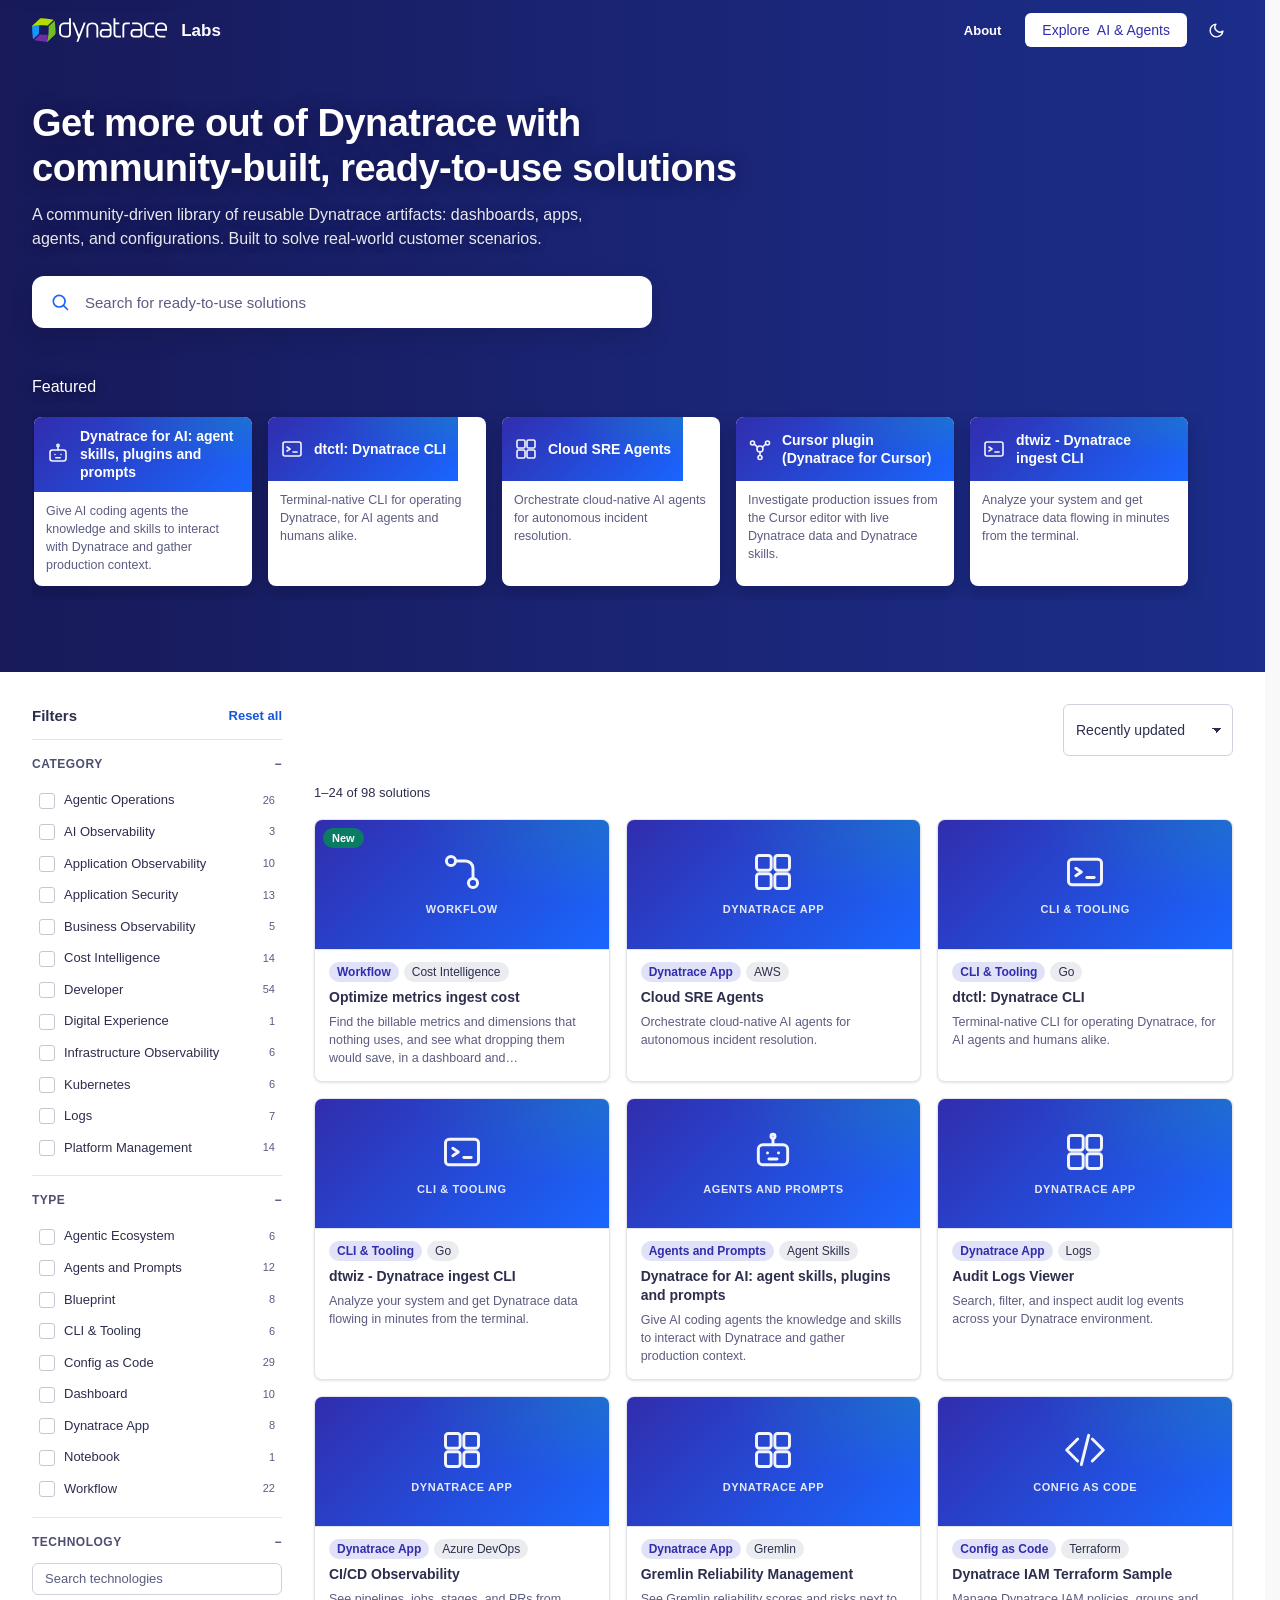
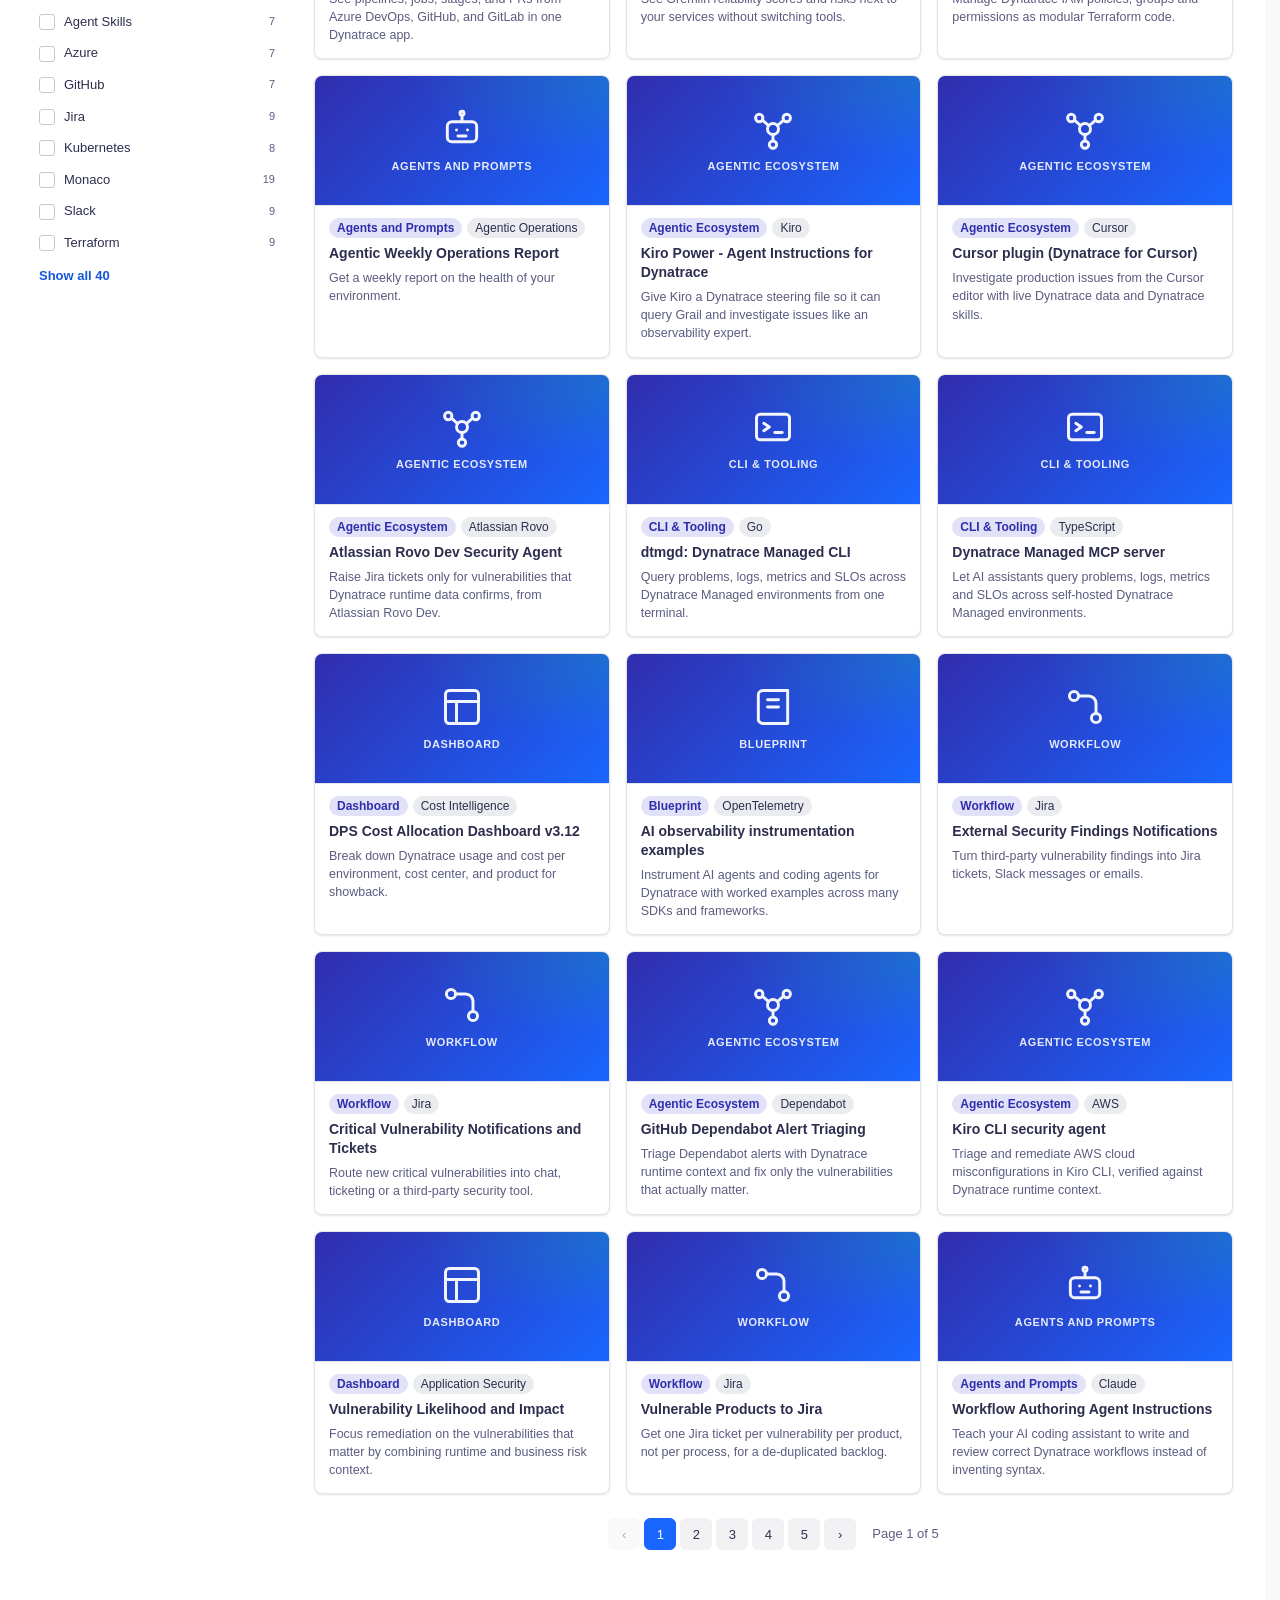
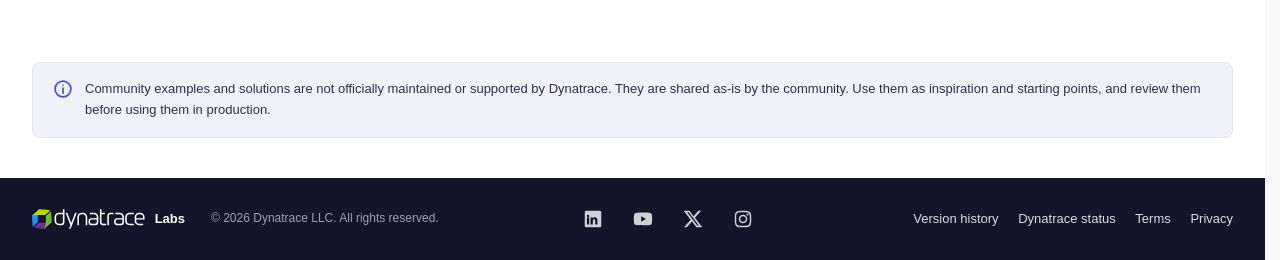
<file: index.html>
<!DOCTYPE html>
<html lang="en" data-theme="light">
<head>
<meta charset="utf-8">
<meta name="viewport" content="width=device-width, initial-scale=1">
<title>Dynatrace Labs</title>
<meta name="description" content="Dynatrace Labs: ready-to-use dashboards, workflows, apps, agents and configurations built from real customer scenarios. Find a starting point instead of a blank canvas.">
<meta property="og:type" content="website">
<meta property="og:site_name" content="Dynatrace Labs">
<meta property="og:title" content="Dynatrace Labs">
<meta property="og:description" content="Ready-to-use Dynatrace solutions built from real customer scenarios: dashboards, workflows, apps, agents and configurations.">
<meta property="og:url" content="https://labs.dynatrace.com/">
<meta property="og:image" content="https://labs.dynatrace.com/assets/img/og-image.png">
<meta name="twitter:card" content="summary_large_image">
<link rel="icon" href="assets/img/favicon.svg" type="image/svg+xml">
<link rel="icon" href="assets/img/favicon-32.png" sizes="32x32" type="image/png">
<link rel="apple-touch-icon" href="assets/img/apple-touch-icon.png">
<script>
/* Apply the saved / OS theme before first paint so dark mode never flashes white. */
(function(){
  var t=null; try{ t=localStorage.getItem('dtDevCommunity.theme'); }catch(e){}
  if(!t) t=window.matchMedia&&matchMedia('(prefers-color-scheme: dark)').matches?'dark':'light';
  document.documentElement.setAttribute('data-theme',t);
})();
</script>
<!-- Dynatrace Real User Monitoring (agentless), frontend "Developer Community" in the production
     environment dre63214. Not loaded in automated tests or local
     previews, so they never count as visits. -->
<script>
(function(){
  var RUM_SRC='https://js-cdn.dynatrace.com/jstag/1932af1baba/bf96767wvv/2dbfaa224240afa9_complete.js';
  if(navigator.webdriver||/^(localhost|127\.0\.0\.1|\[::1\])$/.test(location.hostname)) return;
  var s=document.createElement('script'); s.src=RUM_SRC; s.crossOrigin='anonymous'; document.head.appendChild(s);
})();
</script>
<link rel="stylesheet" href="assets/css/tokens.css">
<link rel="stylesheet" href="assets/css/layout.css">
<link rel="stylesheet" href="assets/css/home.css">
<link rel="stylesheet" href="assets/css/explore.css">
<link rel="stylesheet" href="assets/css/solution.css">
<link rel="stylesheet" href="assets/css/pages.css">
<link rel="stylesheet" href="assets/css/refinements.css">
</head>
<body>

<!-- ══ HEADER ═════════════════════════════════════════════════════════════ -->
<header class="site-header" id="hdr">
  <a class="skip-link" href="#/" id="skipLink">Skip to main content</a>
  <div class="hdr">
    <button class="brand" data-go="welcome" title="Home">
      <svg class="brand-logo" viewBox="0 0 800 142" role="img" aria-label="Dynatrace"><g fill="currentColor"><path d="M578.6,37.2h-18.4c-5.2,0-8.8,1-11,3.2c-2.2,2.1-3.3,5.8-3.3,10.8l0,63.6h-11l0-64.4 c0.1-4.9,0.9-10.2,3.5-14.2c4.7-7.5,13.7-8.9,20.4-8.9h19.9V37.2z"/><path d="M507.6,104.8c-5.2,0-8.8-1-11-3.2c-2.2-2.1-3.3-5.6-3.3-10.6V37.2h23.1v-9.9h-23.1V1h-11v90.6 c0.1,4.9,0.9,10.2,3.5,14.2c4.7,7.5,13.7,8.9,20.4,8.9h19.9v-9.9H507.6z"/><path d="M219.3,1v26.2l-23.1,0c-14,0-22.5,4.2-27.8,9.3c-8.1,7.9-8.1,19.2-8.1,20.4c0,1.4,0,26.8,0,28.2 c0,1.2,0,12.5,8.1,20.4c5.2,5.1,13.7,9.3,27.8,9.3h10.3c6.7,0,15.7-1.5,20.4-8.9c2.5-4,3.4-9.3,3.5-14.2V1H219.3z M216,101.7 c-2.2,2.1-5.8,3.2-11,3.2H195c-9.1,0-14.8-2.6-18.2-6c-4.1-4-5.5-9.3-5.5-13.4V56.6c0-4.1,1.4-9.4,5.5-13.4c3.5-3.4,9.1-6,18.2-6 l24.2,0l0,53.9C219.3,96,218.2,99.5,216,101.7z"/><path d="M678.2,43.2c3.5-3.4,9.1-6,18.2-6h26.5v-9.9h-25.4c-14,0-22.5,4.2-27.8,9.3c-8.1,7.9-8.1,19.2-8.1,20.4 c0,0.8,0,27.4,0,28.2c0,1.2,0,12.5,8.1,20.4c5.2,5.1,13.7,9.3,27.8,9.3h25.4v-9.9h-26.5c-9.1,0-14.8-2.6-18.2-6 c-4.1-4-5.5-9.3-5.5-13.4V56.6C672.7,52.5,674.1,47.1,678.2,43.2z"/><path d="M470.9,56.9c0-1.2,0-12.5-8.1-20.4c-5.2-5.1-13.7-9.3-27.8-9.3h-24.5v9.9h25.6c9.1,0,14.8,2.6,18.2,6 c4.1,4,5.5,9.3,5.5,13.4V65h-35.1c-6.7,0-15.7,1.5-20.4,8.9c-2.5,4-3.4,9.3-3.5,14.2v3.5c0.1,4.9,0.9,10.2,3.5,14.2 c4.7,7.5,13.7,8.9,20.4,8.9h22.3c6.7,0,15.7-1.5,20.4-8.9c2.5-4,3.4-9.3,3.5-14.2C470.9,91.6,470.9,62.6,470.9,56.9z M456.6,101.7c-2.2,2.1-5.8,3.2-11,3.2h-19.4c-5.2,0-8.8-1-11-3.2C413,99.5,412,96,412,91.1v-2.4c0-5,1.1-8.5,3.3-10.6 c2.2-2.1,5.8-3.2,11-3.2h33.6l0,16.2C459.9,96,458.8,99.5,456.6,101.7z"/><path d="M652.9,56.9c0-1.2,0-12.5-8.1-20.4c-5.2-5.1-13.7-9.3-27.8-9.3h-24.5v9.9h25.6c9.1,0,14.8,2.6,18.2,6 c4.1,4,5.5,9.3,5.5,13.4V65h-35.1c-6.7,0-15.7,1.5-20.4,8.9c-2.5,4-3.4,9.3-3.5,14.2v3.5c0.1,4.9,0.9,10.2,3.5,14.2 c4.7,7.5,13.7,8.9,20.4,8.9h22.3c6.7,0,15.7-1.5,20.4-8.9c2.5-4,3.4-9.3,3.5-14.2C652.9,91.6,652.9,62.6,652.9,56.9z M638.6,101.7c-2.2,2.1-5.8,3.2-11,3.2h-19.4c-5.2,0-8.8-1-11-3.2C595,99.5,594,96,594,91.1v-2.4c0-5,1.1-8.5,3.3-10.6 c2.2-2.1,5.8-3.2,11-3.2h33.6l0,16.2C641.9,96,640.8,99.5,638.6,101.7z"/><polygon points="317.8,27.2 306.3,27.2 278.4,99.8 250.5,27.2 239.1,27.2 272.7,114.7 262.6,141 274.1,141"/><path d="M392.2,56.9c0-1.2,0-12.5-8-20.4c-5.1-5-13.2-9.1-26.4-9.3h-1.2c-13.2,0.2-21.3,4.3-26.4,9.3 c-8,7.9-8,19.2-8,20.4c0,1.4,0,53.4,0,57.9h11l0-58.2c0-4.1,1.3-9.4,5.4-13.4c3.4-3.3,9.9-5.9,18.6-6c8.7,0.1,15.2,2.7,18.6,6 c4,4,5.4,9.3,5.4,13.4l0,58.2h11C392.2,110.3,392.2,58.3,392.2,56.9z"/><path d="M791,36.5c-5.1-5-13.2-9.1-26.4-9.3h-1.2c-13.2,0.2-21.3,4.3-26.4,9.3c-8,7.9-8,19.2-8,20.4v28.2 c0,1.2,0,12.5,8,20.4c5.1,5,13.2,9.1,26.4,9.3h26v-10l-25.4,0c-8.7-0.1-15.2-2.7-18.6-6c-4-4-5.4-9.3-5.4-13.4V75.1h59V56.9 C799.1,55.7,799.1,44.4,791,36.5z M740.1,65.2v-8.6c0-4.1,1.3-9.4,5.4-13.4c3.4-3.3,9.9-5.9,18.6-6c8.7,0.1,15.2,2.7,18.6,6 c4,4,5.4,9.3,5.4,13.4l0,8.6H740.1z"/></g><path fill="#1496FF" d="M47.7,12.7c-1.8,9.5-4,23.6-5.2,37.9c-2.1,25.2-0.8,42.1-0.8,42.1L6.2,126.4c0,0-2.7-18.9-4.1-40.2 C1.3,73,1,61.4,1,54.4c0-0.4,0.2-0.8,0.2-1.2c0-0.5,0.6-5.2,5.2-9.6C11.4,38.8,48.3,9.9,47.7,12.7z"/><path fill="#1284EA" d="M47.7,12.7c-1.8,9.5-4,23.6-5.2,37.9c0,0-39.3-4.7-41.5,4.8c0-0.5,0.7-6.3,5.3-10.7 C11.3,39.9,48.3,9.9,47.7,12.7z"/><path fill="#B4DC00" d="M1,53.1c0,0.7,0,1.4,0,2.2c0.4-1.7,1.1-2.9,2.5-4.8c2.9-3.7,7.6-4.7,9.5-4.9c9.6-1.3,23.8-2.8,38.1-3.2 c25.3-0.8,42,1.3,42,1.3L128.6,10c0,0-18.6-3.5-39.8-6C74.9,2.3,62.7,1.4,55.8,1c-0.5,0-5.4-0.6-10,3.8 C40.8,9.6,15.4,33.7,5.2,43.4C0.6,47.8,1,52.7,1,53.1z"/><path fill="#6F2DA8" d="M127.3,96.2c-9.6,1.3-23.8,2.9-38.1,3.4c-25.3,0.8-42.1-1.3-42.1-1.3l-35.5,33.8c0,0,18.8,3.7,40,6.1 c13,1.5,24.5,2.3,31.5,2.7c0.5,0,1.3-0.4,1.8-0.4c0.5,0,5.4-0.9,10-5.3C99.9,130.4,130.1,95.9,127.3,96.2z"/><path fill="#591F91" d="M127.3,96.2c-9.6,1.3-23.8,2.9-38.1,3.4c0,0,2.7,39.5-6.8,41.2c0.5,0,7-0.3,11.6-4.7 C99,131.3,130.1,95.9,127.3,96.2z"/><path fill="#73BE28" d="M84.5,141c-0.7,0-1.4-0.1-2.2-0.1c1.8-0.3,3-0.9,4.9-2.3c3.8-2.7,5-7.4,5.4-9.3c1.7-9.5,4-23.6,5.1-37.9 c2-25.2,0.8-42,0.8-42l35.5-33.8c0,0,2.6,18.8,4.1,40.1c0.9,13.9,1.2,26.2,1.3,33c0,0.5,0.4,5.4-4.2,9.8 c-5,4.8-30.4,29-40.5,38.7C89.9,141.6,85,141,84.5,141z"/></svg>
      <span class="brand-txt">Labs</span>
    </button>
    <div class="grow"></div>
    <form class="hdr-search" id="hdrSearch" role="search" aria-label="Search solutions">
      <span class="mag"><svg viewBox="0 0 24 24" aria-hidden="true"><circle cx="11" cy="11" r="7"/><path d="M21 21l-4.35-4.35"/></svg></span>
      <input class="input" id="hdrQ" type="search" placeholder="Search for ready-to-use solutions" aria-label="Search solutions" autocomplete="off" tabindex="-1">
    </form>
    <button class="hnav hnav-extra" id="navAbout" data-go="about">About</button>
    <button class="hbtn hbtn-cta" id="navAI" data-explore="area=Agentic Operations&amp;area=AI Observability"><span class="cta-long">Explore </span>AI &amp; Agents</button>
    <button class="hbtn hbtn-icon theme-btn" id="themeBtn" title="Switch light / dark theme" aria-label="Switch light / dark theme">
      <svg class="moon" viewBox="0 0 24 24"><path d="M21 12.8A9 9 0 1 1 11.2 3a7 7 0 0 0 9.8 9.8z"/></svg>
      <svg class="sun" viewBox="0 0 24 24"><circle cx="12" cy="12" r="4.2"/><path d="M12 2v2.2M12 19.8V22M4.9 4.9l1.6 1.6M17.5 17.5l1.6 1.6M2 12h2.2M19.8 12H22M4.9 19.1l1.6-1.6M17.5 6.5l1.6-1.6"/></svg>
    </button>
    <button class="hbtn hbtn-icon menu-btn" id="menuBtn" type="button" aria-label="Menu" aria-expanded="false" aria-controls="mnav">
      <svg viewBox="0 0 24 24"><path d="M4 7h16M4 12h16M4 17h16"/></svg>
    </button>
  </div>
  <nav class="mnav" id="mnav" aria-label="Menu">
    <button data-explore="area=Agentic Operations&amp;area=AI Observability">Explore AI &amp; Agents</button>
    <button data-go="about">About</button>
  </nav>
</header>

<!-- ══ WELCOME ════════════════════════════════════════════════════════════ -->
<main class="view" id="view-welcome">

  <section class="hero">
    <div class="wrap">
      <h1 tabindex="-1">Get more out of Dynatrace with community-built, ready-to-use solutions</h1>
      <p class="hero-sub">A community-driven library of reusable Dynatrace artifacts: dashboards, apps, agents, and configurations. Built to solve real-world customer scenarios.</p>
      <form class="search" id="heroForm" role="search">
        <span class="mag"><svg viewBox="0 0 24 24"><circle cx="11" cy="11" r="7"/><path d="M21 21l-4.35-4.35"/></svg></span>
        <input class="input" id="heroQ" type="search" placeholder="Search for ready-to-use solutions"
               aria-label="Search for ready-made solutions and examples" autocomplete="off"
               role="combobox" aria-controls="heroSuggest" aria-autocomplete="list" aria-expanded="false">
        <div class="suggest" id="heroSuggest" role="listbox" hidden></div>
      </form>


    </div>
  </section>

  <section class="areas">
    <div class="wrap">
      <div class="sec-hd"><h2 class="sec-title">Save time by using one of the solutions before rebuilding them from scratch.</h2></div>
      <div class="area-grid" id="areaGrid"></div>
    </div>
  </section>

</main>

<!-- ══ EXPLORE ════════════════════════════════════════════════════════════ -->
<main class="view" id="view-explore" hidden>
  <section class="hero">
    <div class="wrap">
      <h1 tabindex="-1">Get more out of Dynatrace with community-built, ready-to-use solutions</h1>
      <p class="hero-sub">A community-driven library of reusable Dynatrace artifacts: dashboards, apps, agents, and configurations. Built to solve real-world customer scenarios.</p>
      <div class="search" role="search">
        <span class="mag"><svg viewBox="0 0 24 24"><circle cx="11" cy="11" r="7"/><path d="M21 21l-4.35-4.35"/></svg></span>
        <input class="input" id="q" type="search" placeholder="Search for ready-to-use solutions"
               aria-label="Search solutions" aria-controls="cards" autocomplete="off">
        <button class="search-clear" id="qClear" type="button" aria-label="Clear search" hidden><svg viewBox="0 0 24 24" aria-hidden="true"><path d="M6 6l12 12M18 6L6 18"/></svg></button>
      </div>
      <div class="hero-fresh" aria-label="Featured" role="region">
        <div class="sec-hd">
          <h2>Featured</h2>
        </div>
        <div class="fstrip" id="freshStrip"></div>
        <div class="fcontrols">
          <div class="fdots" id="freshDots" role="group" aria-label="Choose a set of featured solutions"></div>
        </div>
      </div>
    </div>
  </section>

  <div class="page" id="results">
  <h2 class="sr-only" id="exploreTitle" tabindex="-1">All solutions</h2>

  <div class="explore">
    <aside class="rail" aria-label="Filters">
      <div class="rail-hd"><h2 id="railTitle" tabindex="-1">Filters</h2><button class="linkbtn" id="resetF">Reset all</button></div>
      <details class="fgroup" open><summary>Category</summary><div class="opts" id="fArea"></div></details>
      <details class="fgroup" open><summary>Type</summary><div class="opts" id="fType"></div></details>
      <details class="fgroup" open><summary>Technology</summary>
        <input class="input fsearch" id="techSearch" type="search" placeholder="Search technologies"
               aria-label="Search technologies" aria-controls="fTech" autocomplete="off">
        <div class="opts" id="fTech"></div>
        <button class="linkbtn fmore" id="techMore" type="button"></button></details>
      <div class="rail-done"><button class="btn btn-primary" id="railDone" type="button"></button></div>
    </aside>
    <div class="rail-backdrop" id="railBackdrop"></div>
    <div>
      <div class="res-top">
        <button class="btn btn-secondary filter-btn" id="filterBtn" type="button">Filters <span id="filterCount"></span></button>
        <select class="input" id="sortBy" aria-label="Sort">
          <option value="relevance" hidden disabled>Best match</option>
          <option value="updated" selected>Recently updated</option>
          <option value="recommended">Recommended</option>
          <option value="added">Newest first</option>
          <option value="name">Name (A–Z)</option>
        </select>
      </div>
      <div class="active-f" id="activeF"></div>
      <h2 class="sr-only">Results</h2>
      <div class="res-count" id="resCount" aria-live="polite" aria-atomic="true"></div>
      <div class="cards" id="cards"></div>
      <div class="pager" id="pager"></div>
      <div class="empty" id="empty" hidden>
        <h3 class="t-h4" style="margin:0 0 6px;">No solutions match your filters</h3>
        <p class="muted" style="margin:0 0 var(--sp-20);">Try a broader search — or contribute the solution you were looking for.</p>
        <button class="btn btn-secondary" id="emptyReset">Reset all filters</button>
        <p class="muted" style="margin:var(--sp-24) 0 var(--sp-8);font-size:12px;">Or browse a popular technology</p>
        <div class="active-f" id="emptyTech" style="justify-content:center;"></div>
      </div>
    </div>
  </div>
  </div>

  <div class="wrap">
    <div class="info-note" role="note">
      <svg viewBox="0 0 24 24" aria-hidden="true"><circle cx="12" cy="12" r="9.5"/><path d="M12 11v6"/><path d="M12 7.5h.01"/></svg>
      <p>Community examples and solutions are not officially maintained or supported by Dynatrace. They are shared
         as-is by the community. Use them as inspiration and starting points, and review them before using them in production.</p>
    </div>
  </div>
</main>

<!-- ══ ABOUT ════════════════════════════════════════════════════════════════ -->
<main class="view page" id="view-about" hidden>
  <section class="about-card" aria-labelledby="aboutTitle">
    <div class="about-lead">
      <h1 id="aboutTitle" tabindex="-1">Don’t start from scratch. Start from Labs.</h1>
      <p>Get value from Dynatrace faster — whether you're starting fresh or adding a new use case. Instead of a blank canvas,
         start from a proven building block that already solves the problem.</p>
      <button class="btn about-btn" type="button" data-jump="results">Browse all solutions</button>
    </div>
    <dl class="about-list">
      <div><dt>Agent skills &amp; ecosystem</dt><dd>Prompts and integrations for the agentic ecosystem</dd></div>
      <div><dt>Documents</dt><dd>Dashboards, Notebooks, Launchpads</dd></div>
      <div><dt>Get actionable</dt><dd>CLIs, workflows, Dynatrace apps</dd></div>
      <div><dt>Best practices</dt><dd>Blueprints from real deployments</dd></div>
    </dl>
  </section>
  <div class="info-note" role="note">
    <svg viewBox="0 0 24 24" aria-hidden="true"><circle cx="12" cy="12" r="9.5"/><path d="M12 11v6"/><path d="M12 7.5h.01"/></svg>
    <p>Community examples and solutions are not officially maintained or supported by Dynatrace. They are shared
         as-is by the community. Use them as inspiration and starting points, and review them before using them in production.</p>
  </div>
</main>

<!-- ══ CONTRIBUTE ═════════════════════════════════════════════════════════ -->
<main class="view page narrow" id="view-contribute" hidden>
  <h1 class="t-h2" tabindex="-1" style="margin:0 0 var(--sp-8);">Contribute a solution</h1>
  <p class="muted" style="margin:0 0 var(--sp-32);max-width:72ch;font-size:16px;line-height:1.5;">
    If you built something in Dynatrace that solved a real problem, someone else has the same problem.
    Everything on this site comes straight from the
    <a id="repoLink" target="_blank" rel="noopener">community-examples repository</a> — merge it there and it appears here.</p>

  <div class="grid-3">
    <div class="pcard"><div class="n">1</div><h2 class="t-h5">Export from your environment</h2>
      <p>Export the dashboard, notebook, workflow or configuration. Strip anything environment-specific — entity IDs,
         management zones, host names, credentials.</p></div>
    <div class="pcard"><div class="n">2</div><h2 class="t-h5">Add a README with metadata</h2>
      <p>Copy the README template into <span class="code">&lt;category&gt;/&lt;solution-name&gt;/</span>. Its metadata header
         (title, type, tags) controls how your solution is listed and filtered here. Add at least one screenshot.</p></div>
    <div class="pcard"><div class="n">3</div><h2 class="t-h5">Open a pull request</h2>
      <p>A maintainer reviews it against the quality criteria below. Once merged, it appears here after the next
         daily sync and a review by the Labs team.</p></div>
  </div>

  <div class="btn-row" style="margin-top:var(--sp-24);">
    <a class="btn btn-primary" id="contribRepo" target="_blank" rel="noopener">Open the repository</a>
    <a class="btn btn-secondary" id="contribGuide" target="_blank" rel="noopener">Contribution guide</a>
    <a class="btn btn-secondary" id="contribTemplate" target="_blank" rel="noopener">README template</a>
  </div>

  <hr class="divider">
  <h2 class="t-h3" style="margin:0 0 var(--sp-8);">Quality criteria</h2>
  <p class="muted" style="margin:0 0 var(--sp-20);max-width:72ch;">Deliberately minimal — they are what makes a solution usable by someone who isn't you.</p>
  <div class="checklist">
    <div class="check"><div class="mk">✓</div><div><strong>Clear customer value</strong><span>It solves a real-world problem. The README says which one, in one sentence.</span></div></div>
    <div class="check"><div class="mk">✓</div><div><strong>Production-ready</strong><span>Usable as-is or with minimal adjustment — not a half-finished experiment.</span></div></div>
    <div class="check"><div class="mk">✓</div><div><strong>Reusable by design</strong><span>No hard-coded entity IDs, management zones or environment-specific assumptions.</span></div></div>
    <div class="check"><div class="mk">✓</div><div><strong>Properly documented</strong><span>README with intent, prerequisites, setup steps and at least one screenshot.</span></div></div>
    <div class="check"><div class="mk">✓</div><div><strong>Meaningful layout &amp; actionable insight</strong><span>For dashboards: a layout that answers a question, not a wall of every metric.</span></div></div>
  </div>
</main>

<!-- ══ MAINTAINERS (read-only health view) ════════════════════════════════ -->
<main class="view page" id="view-maintainers" hidden>
  <h1 class="t-h2" tabindex="-1" style="margin:0 0 var(--sp-8);">Maintainer overview</h1>
  <p class="muted" style="margin:0 0 var(--sp-24);max-width:80ch;">Read-only. The repository is the single source of truth —
    to add, change or remove a solution, open a pull request there. This view flags what needs attention.</p>
  <div class="stats" id="mStats"></div>
  <div class="tablewrap"><table>
    <thead><tr>
      <th data-sort="title"><button class="th-sort" type="button">Solution</button></th><th data-sort="type"><button class="th-sort" type="button">Type</button></th><th data-sort="areas"><button class="th-sort" type="button">Categories</button></th>
      <th data-sort="added"><button class="th-sort" type="button">Added</button></th><th data-sort="updated"><button class="th-sort" type="button">Last updated</button></th>
      <th data-sort="images"><button class="th-sort" type="button">Screenshot</button></th><th data-sort="fm"><button class="th-sort" type="button">Metadata header</button></th>
    </tr></thead>
    <tbody id="mRows"></tbody>
  </table></div>
  <p class="sync-note" id="mSync"></p>
</main>

<footer class="site-footer">
  <div class="footer-inner">
    <div class="footer-brand"><svg class="brand-logo" viewBox="0 0 800 142" role="img" aria-label="Dynatrace"><g fill="currentColor"><path d="M578.6,37.2h-18.4c-5.2,0-8.8,1-11,3.2c-2.2,2.1-3.3,5.8-3.3,10.8l0,63.6h-11l0-64.4 c0.1-4.9,0.9-10.2,3.5-14.2c4.7-7.5,13.7-8.9,20.4-8.9h19.9V37.2z"/><path d="M507.6,104.8c-5.2,0-8.8-1-11-3.2c-2.2-2.1-3.3-5.6-3.3-10.6V37.2h23.1v-9.9h-23.1V1h-11v90.6 c0.1,4.9,0.9,10.2,3.5,14.2c4.7,7.5,13.7,8.9,20.4,8.9h19.9v-9.9H507.6z"/><path d="M219.3,1v26.2l-23.1,0c-14,0-22.5,4.2-27.8,9.3c-8.1,7.9-8.1,19.2-8.1,20.4c0,1.4,0,26.8,0,28.2 c0,1.2,0,12.5,8.1,20.4c5.2,5.1,13.7,9.3,27.8,9.3h10.3c6.7,0,15.7-1.5,20.4-8.9c2.5-4,3.4-9.3,3.5-14.2V1H219.3z M216,101.7 c-2.2,2.1-5.8,3.2-11,3.2H195c-9.1,0-14.8-2.6-18.2-6c-4.1-4-5.5-9.3-5.5-13.4V56.6c0-4.1,1.4-9.4,5.5-13.4c3.5-3.4,9.1-6,18.2-6 l24.2,0l0,53.9C219.3,96,218.2,99.5,216,101.7z"/><path d="M678.2,43.2c3.5-3.4,9.1-6,18.2-6h26.5v-9.9h-25.4c-14,0-22.5,4.2-27.8,9.3c-8.1,7.9-8.1,19.2-8.1,20.4 c0,0.8,0,27.4,0,28.2c0,1.2,0,12.5,8.1,20.4c5.2,5.1,13.7,9.3,27.8,9.3h25.4v-9.9h-26.5c-9.1,0-14.8-2.6-18.2-6 c-4.1-4-5.5-9.3-5.5-13.4V56.6C672.7,52.5,674.1,47.1,678.2,43.2z"/><path d="M470.9,56.9c0-1.2,0-12.5-8.1-20.4c-5.2-5.1-13.7-9.3-27.8-9.3h-24.5v9.9h25.6c9.1,0,14.8,2.6,18.2,6 c4.1,4,5.5,9.3,5.5,13.4V65h-35.1c-6.7,0-15.7,1.5-20.4,8.9c-2.5,4-3.4,9.3-3.5,14.2v3.5c0.1,4.9,0.9,10.2,3.5,14.2 c4.7,7.5,13.7,8.9,20.4,8.9h22.3c6.7,0,15.7-1.5,20.4-8.9c2.5-4,3.4-9.3,3.5-14.2C470.9,91.6,470.9,62.6,470.9,56.9z M456.6,101.7c-2.2,2.1-5.8,3.2-11,3.2h-19.4c-5.2,0-8.8-1-11-3.2C413,99.5,412,96,412,91.1v-2.4c0-5,1.1-8.5,3.3-10.6 c2.2-2.1,5.8-3.2,11-3.2h33.6l0,16.2C459.9,96,458.8,99.5,456.6,101.7z"/><path d="M652.9,56.9c0-1.2,0-12.5-8.1-20.4c-5.2-5.1-13.7-9.3-27.8-9.3h-24.5v9.9h25.6c9.1,0,14.8,2.6,18.2,6 c4.1,4,5.5,9.3,5.5,13.4V65h-35.1c-6.7,0-15.7,1.5-20.4,8.9c-2.5,4-3.4,9.3-3.5,14.2v3.5c0.1,4.9,0.9,10.2,3.5,14.2 c4.7,7.5,13.7,8.9,20.4,8.9h22.3c6.7,0,15.7-1.5,20.4-8.9c2.5-4,3.4-9.3,3.5-14.2C652.9,91.6,652.9,62.6,652.9,56.9z M638.6,101.7c-2.2,2.1-5.8,3.2-11,3.2h-19.4c-5.2,0-8.8-1-11-3.2C595,99.5,594,96,594,91.1v-2.4c0-5,1.1-8.5,3.3-10.6 c2.2-2.1,5.8-3.2,11-3.2h33.6l0,16.2C641.9,96,640.8,99.5,638.6,101.7z"/><polygon points="317.8,27.2 306.3,27.2 278.4,99.8 250.5,27.2 239.1,27.2 272.7,114.7 262.6,141 274.1,141"/><path d="M392.2,56.9c0-1.2,0-12.5-8-20.4c-5.1-5-13.2-9.1-26.4-9.3h-1.2c-13.2,0.2-21.3,4.3-26.4,9.3 c-8,7.9-8,19.2-8,20.4c0,1.4,0,53.4,0,57.9h11l0-58.2c0-4.1,1.3-9.4,5.4-13.4c3.4-3.3,9.9-5.9,18.6-6c8.7,0.1,15.2,2.7,18.6,6 c4,4,5.4,9.3,5.4,13.4l0,58.2h11C392.2,110.3,392.2,58.3,392.2,56.9z"/><path d="M791,36.5c-5.1-5-13.2-9.1-26.4-9.3h-1.2c-13.2,0.2-21.3,4.3-26.4,9.3c-8,7.9-8,19.2-8,20.4v28.2 c0,1.2,0,12.5,8,20.4c5.1,5,13.2,9.1,26.4,9.3h26v-10l-25.4,0c-8.7-0.1-15.2-2.7-18.6-6c-4-4-5.4-9.3-5.4-13.4V75.1h59V56.9 C799.1,55.7,799.1,44.4,791,36.5z M740.1,65.2v-8.6c0-4.1,1.3-9.4,5.4-13.4c3.4-3.3,9.9-5.9,18.6-6c8.7,0.1,15.2,2.7,18.6,6 c4,4,5.4,9.3,5.4,13.4l0,8.6H740.1z"/></g><path fill="#1496FF" d="M47.7,12.7c-1.8,9.5-4,23.6-5.2,37.9c-2.1,25.2-0.8,42.1-0.8,42.1L6.2,126.4c0,0-2.7-18.9-4.1-40.2 C1.3,73,1,61.4,1,54.4c0-0.4,0.2-0.8,0.2-1.2c0-0.5,0.6-5.2,5.2-9.6C11.4,38.8,48.3,9.9,47.7,12.7z"/><path fill="#1284EA" d="M47.7,12.7c-1.8,9.5-4,23.6-5.2,37.9c0,0-39.3-4.7-41.5,4.8c0-0.5,0.7-6.3,5.3-10.7 C11.3,39.9,48.3,9.9,47.7,12.7z"/><path fill="#B4DC00" d="M1,53.1c0,0.7,0,1.4,0,2.2c0.4-1.7,1.1-2.9,2.5-4.8c2.9-3.7,7.6-4.7,9.5-4.9c9.6-1.3,23.8-2.8,38.1-3.2 c25.3-0.8,42,1.3,42,1.3L128.6,10c0,0-18.6-3.5-39.8-6C74.9,2.3,62.7,1.4,55.8,1c-0.5,0-5.4-0.6-10,3.8 C40.8,9.6,15.4,33.7,5.2,43.4C0.6,47.8,1,52.7,1,53.1z"/><path fill="#6F2DA8" d="M127.3,96.2c-9.6,1.3-23.8,2.9-38.1,3.4c-25.3,0.8-42.1-1.3-42.1-1.3l-35.5,33.8c0,0,18.8,3.7,40,6.1 c13,1.5,24.5,2.3,31.5,2.7c0.5,0,1.3-0.4,1.8-0.4c0.5,0,5.4-0.9,10-5.3C99.9,130.4,130.1,95.9,127.3,96.2z"/><path fill="#591F91" d="M127.3,96.2c-9.6,1.3-23.8,2.9-38.1,3.4c0,0,2.7,39.5-6.8,41.2c0.5,0,7-0.3,11.6-4.7 C99,131.3,130.1,95.9,127.3,96.2z"/><path fill="#73BE28" d="M84.5,141c-0.7,0-1.4-0.1-2.2-0.1c1.8-0.3,3-0.9,4.9-2.3c3.8-2.7,5-7.4,5.4-9.3c1.7-9.5,4-23.6,5.1-37.9 c2-25.2,0.8-42,0.8-42l35.5-33.8c0,0,2.6,18.8,4.1,40.1c0.9,13.9,1.2,26.2,1.3,33c0,0.5,0.4,5.4-4.2,9.8 c-5,4.8-30.4,29-40.5,38.7C89.9,141.6,85,141,84.5,141z"/></svg><span>Labs</span><span class="footer-copy">© 2026 Dynatrace LLC. All rights reserved.</span></div>
    <nav class="footer-social" aria-label="Dynatrace on social media">
      <a class="social" href="https://www.linkedin.com/company/dynatrace" target="_blank" rel="noopener" aria-label="Dynatrace on LinkedIn" title="LinkedIn"><svg viewBox="0 0 24 24" aria-hidden="true"><path d="M4.5 3A1.5 1.5 0 0 0 3 4.5v15A1.5 1.5 0 0 0 4.5 21h15a1.5 1.5 0 0 0 1.5-1.5v-15A1.5 1.5 0 0 0 19.5 3zm2.1 4.3a1.4 1.4 0 1 1 0 2.8 1.4 1.4 0 0 1 0-2.8zM5.4 10.4h2.4V18H5.4zm3.9 0h2.3v1h.03c.32-.6 1.1-1.2 2.3-1.2 2.4 0 2.9 1.6 2.9 3.7V18h-2.4v-3.7c0-.9 0-2-1.2-2s-1.4 1-1.4 2V18H9.3z"/></svg></a>
      <a class="social" href="https://www.youtube.com/c/dynatrace" target="_blank" rel="noopener" aria-label="Dynatrace on YouTube" title="YouTube"><svg viewBox="0 0 24 24" aria-hidden="true"><path d="M21.6 7.2a2.5 2.5 0 0 0-1.8-1.8C18.2 5 12 5 12 5s-6.2 0-7.8.4A2.5 2.5 0 0 0 2.4 7.2 26 26 0 0 0 2 12a26 26 0 0 0 .4 4.8 2.5 2.5 0 0 0 1.8 1.8c1.6.4 7.8.4 7.8.4s6.2 0 7.8-.4a2.5 2.5 0 0 0 1.8-1.8A26 26 0 0 0 22 12a26 26 0 0 0-.4-4.8zM10 15V9l5.2 3z"/></svg></a>
      <a class="social" href="https://x.com/Dynatrace" target="_blank" rel="noopener" aria-label="Dynatrace on X" title="X"><svg viewBox="0 0 24 24" aria-hidden="true"><path d="M17.8 3h3.1l-6.8 7.7 8 10.3h-6.3l-4.9-6.4L5.3 21H2.2l7.3-8.3L1.8 3h6.4l4.4 5.9zm-1.1 16.2h1.7L7.4 4.7H5.6z"/></svg></a>
      <a class="social" href="https://www.instagram.com/dynatrace/" target="_blank" rel="noopener" aria-label="Dynatrace on Instagram" title="Instagram"><svg viewBox="0 0 24 24" aria-hidden="true"><path d="M12 7.3A4.7 4.7 0 1 0 12 16.7 4.7 4.7 0 0 0 12 7.3zm0 7.7a3 3 0 1 1 0-6 3 3 0 0 1 0 6zm6-7.9a1.1 1.1 0 1 1-2.2 0 1.1 1.1 0 0 1 2.2 0zM12 4.6c2.4 0 2.7 0 3.6.05 2.4.1 3.6 1.3 3.7 3.7.04 1 .05 1.2.05 3.65s0 2.7-.05 3.6c-.1 2.4-1.3 3.6-3.7 3.7-1 .04-1.2.05-3.6.05s-2.7 0-3.65-.05c-2.4-.1-3.6-1.3-3.7-3.7C4.6 14.7 4.6 14.4 4.6 12s0-2.7.05-3.65c.1-2.4 1.3-3.6 3.7-3.7.95-.04 1.25-.05 3.65-.05zM12 3c-2.4 0-2.7 0-3.7.06-3.3.15-5.1 2-5.25 5.25C3 9.3 3 9.6 3 12s0 2.7.06 3.7c.15 3.3 2 5.1 5.25 5.25C9.3 21 9.6 21 12 21s2.7 0 3.7-.06c3.3-.15 5.1-2 5.25-5.25C21 14.7 21 14.4 21 12s0-2.7-.06-3.7c-.15-3.3-2-5.1-5.25-5.25C14.7 3 14.4 3 12 3z"/></svg></a>
    </nav>
    <nav aria-label="Legal">
      <a href="version-history.html">Version history</a>
      <a href="https://dynatrace.status.io/" target="_blank" rel="noopener">Dynatrace status</a>
      <a href="https://www.dynatrace.com/company/trust-center/terms-of-use/" target="_blank" rel="noopener">Terms</a>
      <a href="https://www.dynatrace.com/company/trust-center/" target="_blank" rel="noopener">Privacy</a>
    </nav>
  </div>
</footer>

<!-- ══ SOLUTION DIALOG ════════════════════════════════════════════════════ -->
<div class="drawer-backdrop" id="drawerBackdrop" hidden></div>
<div class="drawer" id="drawer" role="dialog" aria-modal="true" aria-labelledby="dTitle">
  <div class="drawer-head">
    <div class="grow">
      <div class="chips" id="dChips"></div>
      <h1 class="t-h4" id="dTitle" tabindex="-1"></h1>
      <p class="muted" style="margin:4px 0 0;font-size:12px;" id="dMeta"></p>
    </div>
    <button class="closebtn" id="copyLink" title="Copy a shareable link to this solution" aria-label="Copy link">
      <svg viewBox="0 0 24 24" width="16" height="16" fill="none" stroke="currentColor" stroke-width="2" stroke-linecap="round" stroke-linejoin="round"><path d="M10 13a5 5 0 0 0 7.5.5l3-3a5 5 0 0 0-7-7l-1.7 1.7"/><path d="M14 11a5 5 0 0 0-7.5-.5l-3 3a5 5 0 0 0 7 7l1.7-1.7"/></svg>
    </button>
    <button class="closebtn" id="closeDrawer" type="button" aria-label="Close">✕</button>
  </div>
  <div class="drawer-body" id="drawerBody"></div>
  <div class="drawer-foot">
    <a class="btn btn-primary" id="dRepo" target="_blank" rel="noopener">View source</a>
    <a class="btn btn-secondary" id="dIssue" target="_blank" rel="noopener">Report issue</a>
    <button class="btn btn-primary" id="dPrimary" type="button" hidden></button>
  </div>
</div>

<!-- ══ SCREENSHOT VIEWER ══════════════════════════════════════════════════ -->
<div class="lightbox" id="lightbox" role="dialog" aria-modal="true" aria-label="Screenshot viewer" hidden>
  <button class="lbx-btn lbx-close" id="lbxClose" aria-label="Close screenshot">✕</button>
  <button class="lbx-btn lbx-nav lbx-prev" id="lbxPrev" aria-label="Previous screenshot">‹</button>
  <figure><img id="lbxImg" alt=""><figcaption id="lbxCap"></figcaption></figure>
  <button class="lbx-btn lbx-nav lbx-next" id="lbxNext" aria-label="Next screenshot">›</button>
</div>

<div class="toast" id="toast" role="status"></div>

<script src="data/catalog-repo.js"></script>
<script src="assets/js/core.js"></script>
<script src="assets/js/analytics.js"></script>
<script src="assets/js/router.js"></script>
<script src="assets/js/home.js"></script>
<script src="assets/js/search.js"></script>
<script src="assets/js/explore.js"></script>
<script src="assets/js/solution.js"></script>
<script src="assets/js/get-started.js"></script>
<script src="assets/js/filters.js"></script>
<script src="assets/js/maintainers.js"></script>
<script src="assets/js/init.js"></script>
</body>
</html>
</file>
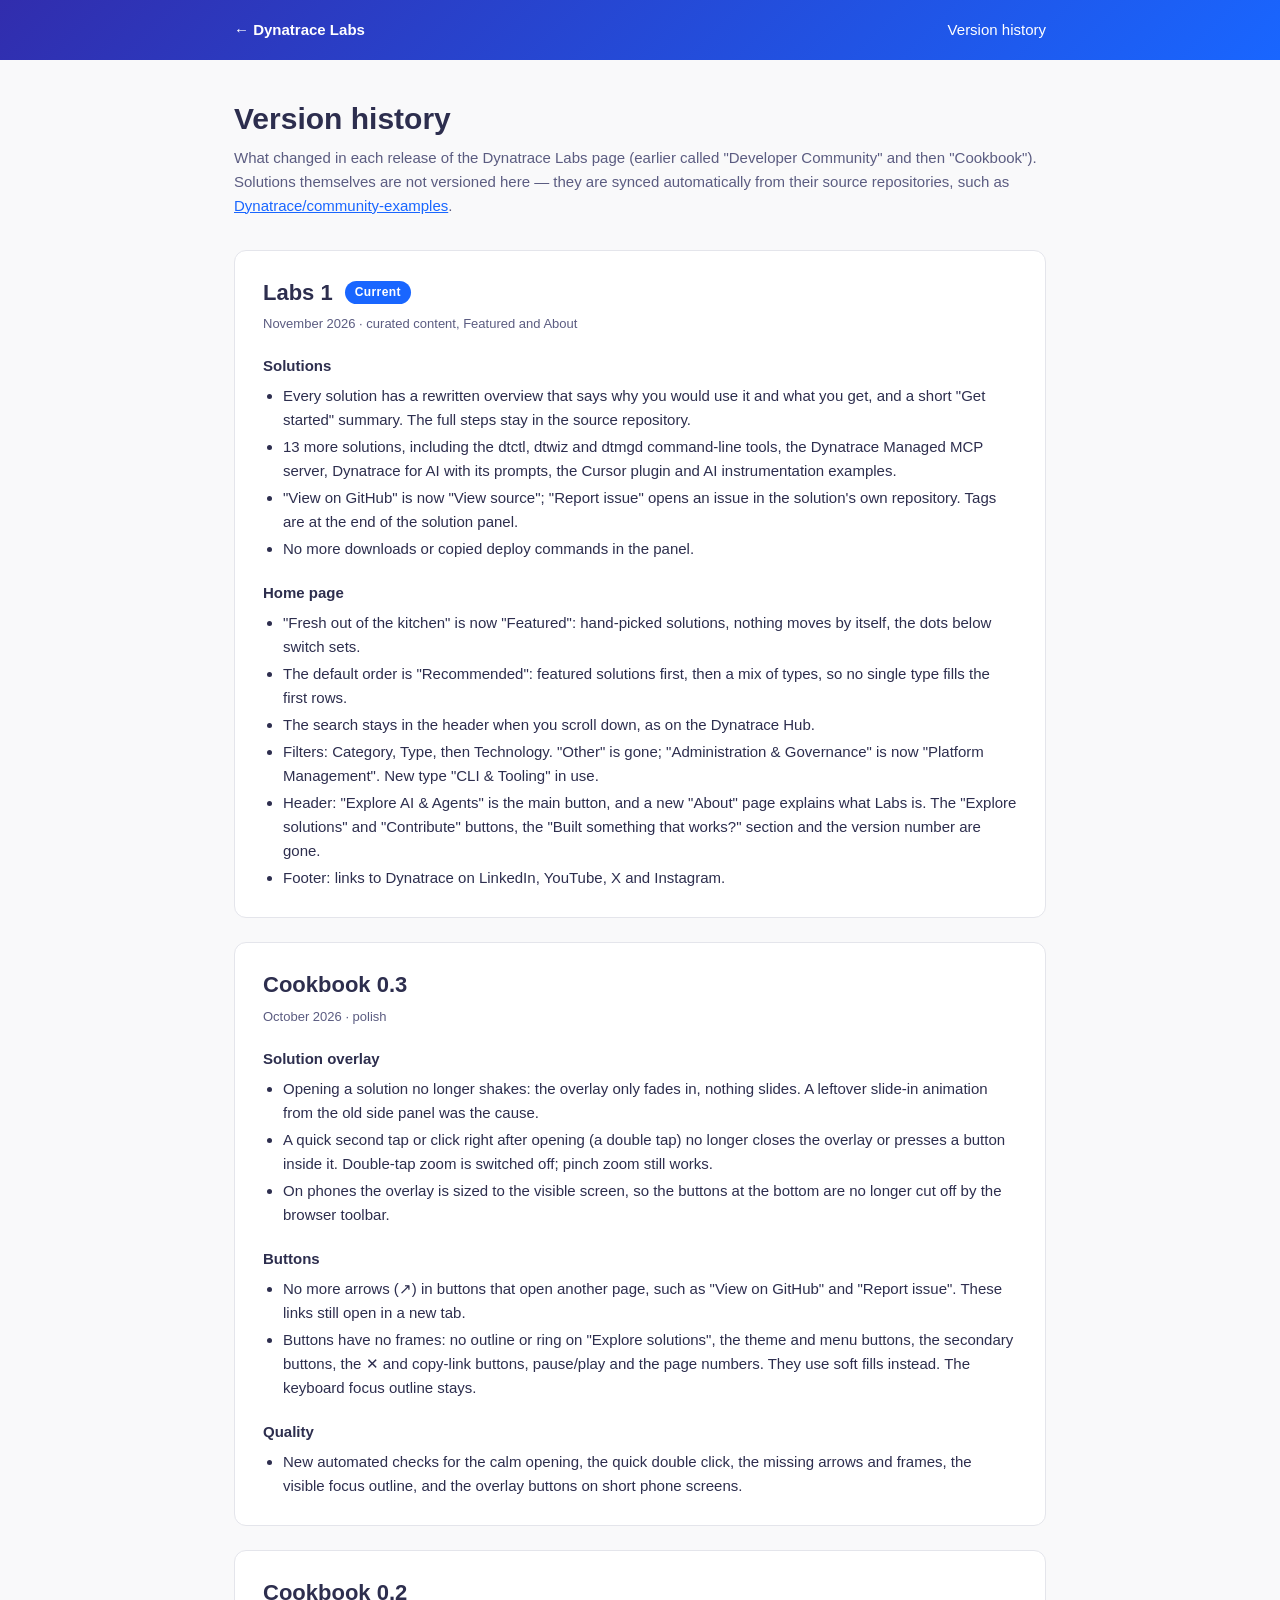
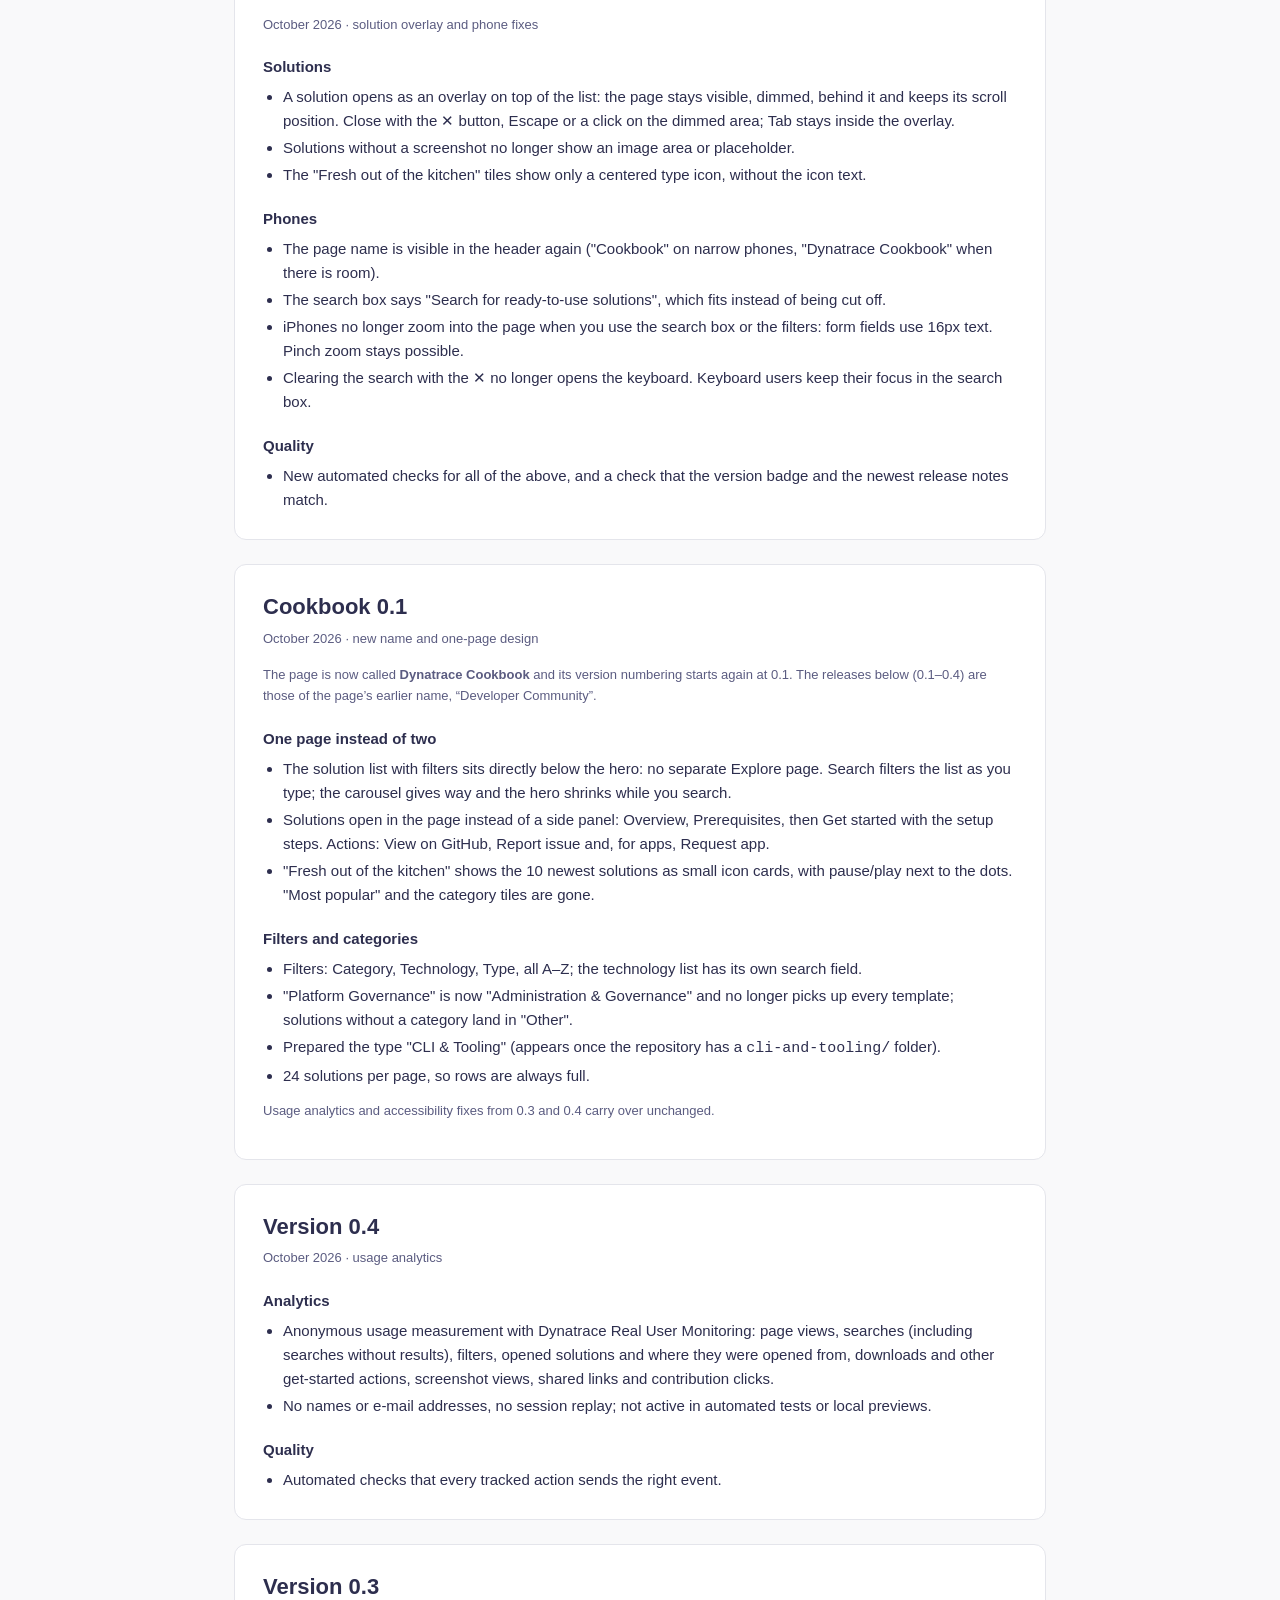
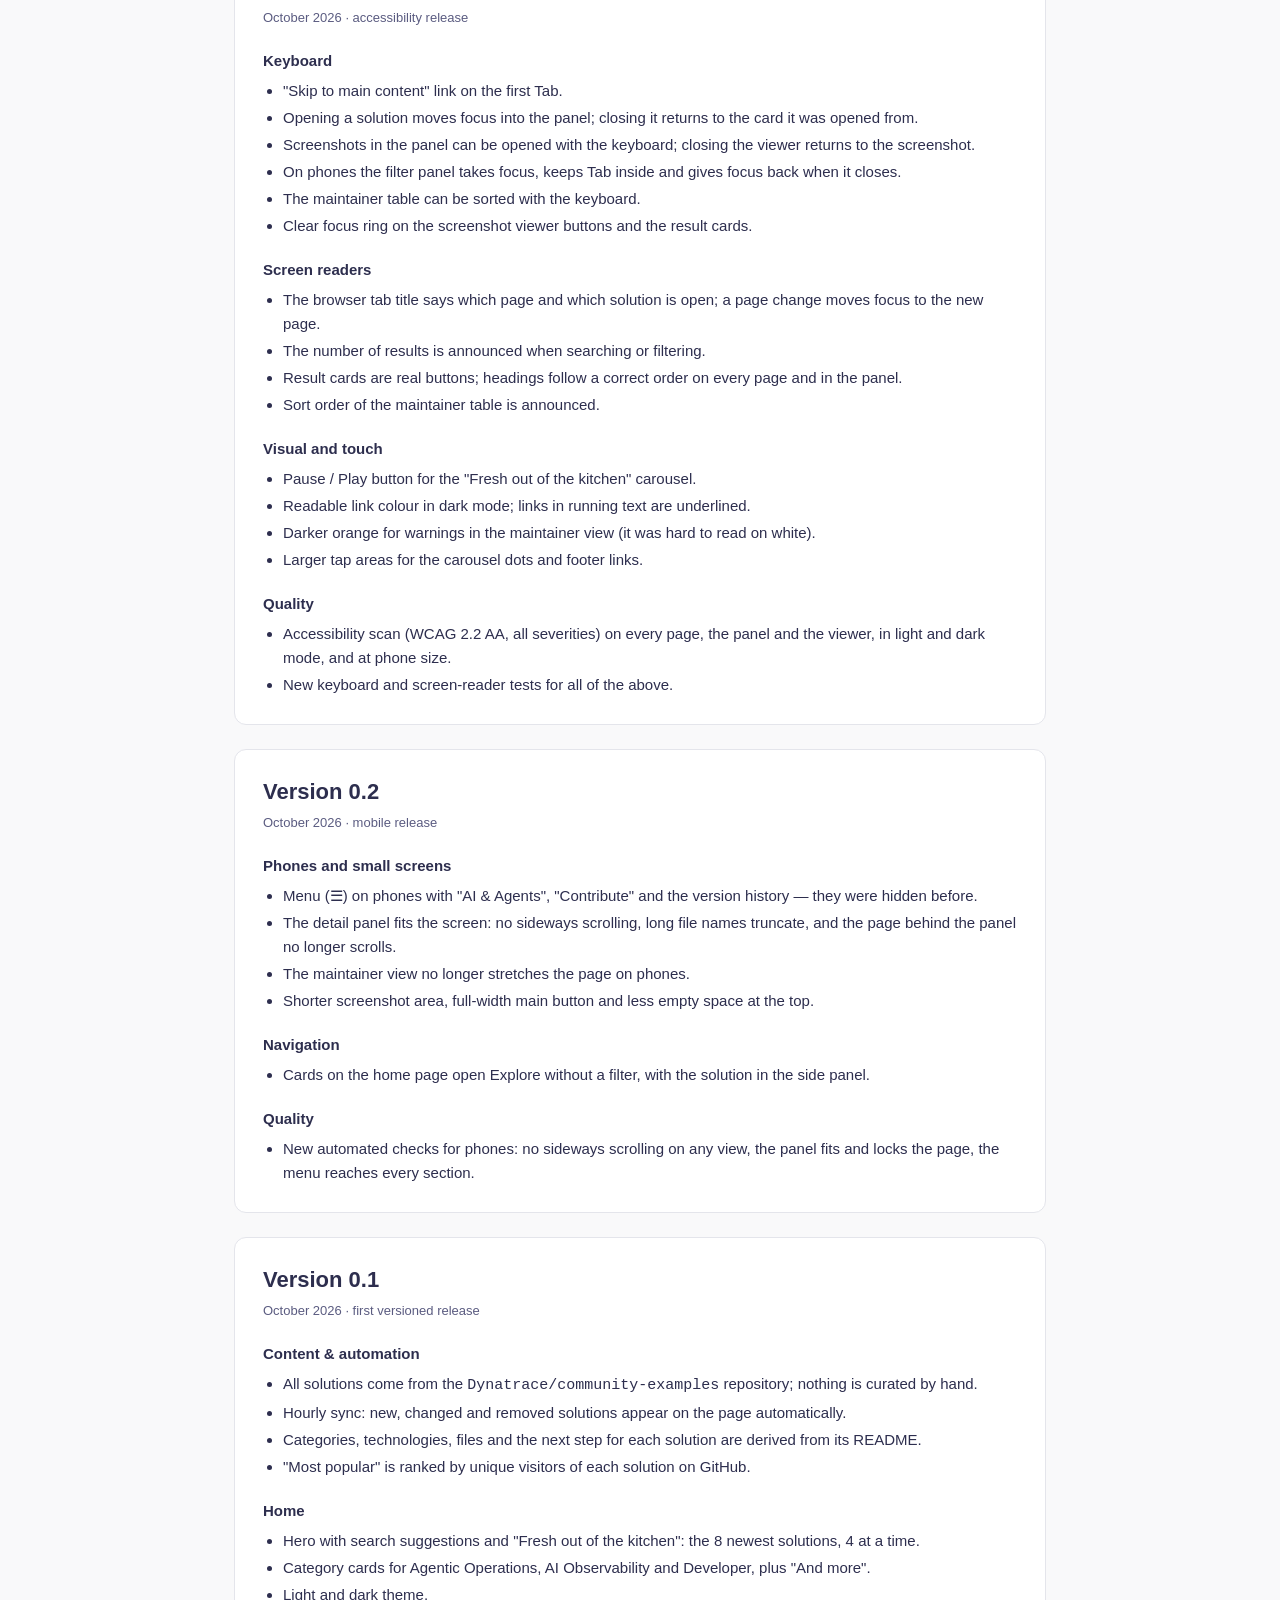
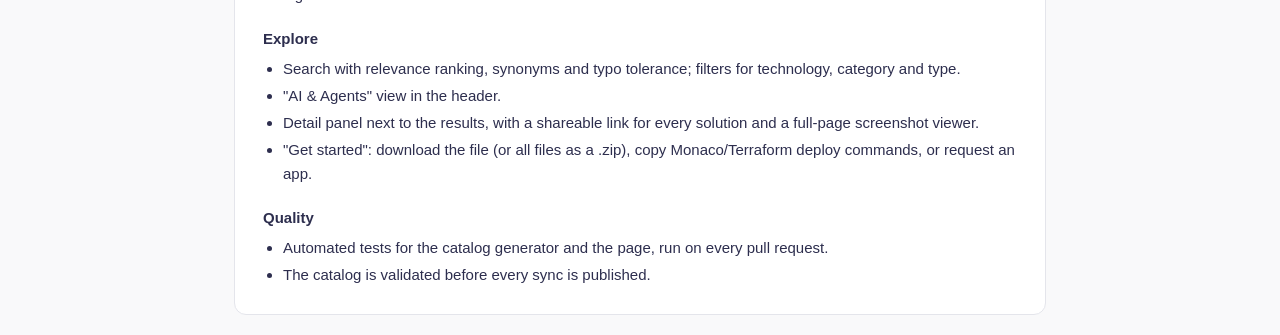
<file: version-history.html>
<!DOCTYPE html>
<html lang="en">
<head>
<meta charset="utf-8">
<meta name="viewport" content="width=device-width, initial-scale=1">
<title>Version history · Dynatrace Labs</title>
<link rel="icon" href="assets/img/favicon.svg" type="image/svg+xml">
<link rel="icon" href="assets/img/favicon-32.png" sizes="32x32" type="image/png">
<meta name="description" content="Release notes for the Dynatrace Labs page.">
<style>
:root{--fg:#2d2e4e;--muted:#5b5c81;--line:#e4e5eb;--blue:#1966ff;--purple:#312dad;--bg:#f9f9fa;--card:#fff;
  --font:"DynatraceFlow","Roboto","Helvetica Neue",Helvetica,Arial,sans-serif;}
*{box-sizing:border-box;}
body{margin:0;background:var(--bg);color:var(--fg);font-family:var(--font);font-size:15px;line-height:1.6;}
header{background:linear-gradient(135deg,#312dad,#1966ff);color:#fff;}
.wrap{max-width:860px;margin:0 auto;padding:0 24px;}
header .wrap{display:flex;align-items:center;justify-content:space-between;height:60px;}
header a{color:#fff;text-decoration:none;font-weight:600;}
header a:hover{text-decoration:underline;}
h1{font-size:30px;line-height:1.25;margin:40px 0 8px;}
.lead{color:var(--muted);margin:0 0 32px;}
.release{background:var(--card);border:1px solid var(--line);border-radius:12px;padding:24px 28px;margin-bottom:24px;}
.release h2{display:flex;align-items:center;gap:12px;margin:0 0 4px;font-size:22px;}
.badge{font-size:12px;font-weight:700;letter-spacing:.4px;color:#fff;background:var(--blue);border-radius:999px;padding:2px 10px;}
.date{color:var(--muted);font-size:13px;margin:0 0 16px;}
.release h3{font-size:15px;margin:20px 0 6px;}
.release ul{margin:0;padding-left:20px;}
.release li{margin:3px 0;}
.note{font-size:13px;color:var(--muted);}
a{color:var(--blue);}
</style>
</head>
<body>
<header>
  <div class="wrap">
    <a href="index.html">← Dynatrace Labs</a>
    <span>Version history</span>
  </div>
</header>

<main class="wrap">
  <h1>Version history</h1>
  <p class="lead">What changed in each release of the Dynatrace Labs page (earlier called "Developer Community" and then "Cookbook").
    Solutions themselves are not versioned here — they are synced automatically from their source repositories,
    such as <a href="https://github.com/Dynatrace/community-examples" target="_blank" rel="noopener">Dynatrace/community-examples</a>.</p>

  <section class="release" id="labs-v1">
    <h2>Labs 1 <span class="badge">Current</span></h2>
    <p class="date">November 2026 · curated content, Featured and About</p>

    <h3>Solutions</h3>
    <ul>
      <li>Every solution has a rewritten overview that says why you would use it and what you get, and a short "Get started" summary. The full steps stay in the source repository.</li>
      <li>13 more solutions, including the dtctl, dtwiz and dtmgd command-line tools, the Dynatrace Managed MCP server, Dynatrace for AI with its prompts, the Cursor plugin and AI instrumentation examples.</li>
      <li>"View on GitHub" is now "View source"; "Report issue" opens an issue in the solution's own repository. Tags are at the end of the solution panel.</li>
      <li>No more downloads or copied deploy commands in the panel.</li>
    </ul>

    <h3>Home page</h3>
    <ul>
      <li>"Fresh out of the kitchen" is now "Featured": hand-picked solutions, nothing moves by itself, the dots below switch sets.</li>
      <li>The default order is "Recommended": featured solutions first, then a mix of types, so no single type fills the first rows.</li>
      <li>The search stays in the header when you scroll down, as on the Dynatrace Hub.</li>
      <li>Filters: Category, Type, then Technology. "Other" is gone; "Administration &amp; Governance" is now "Platform Management". New type "CLI &amp; Tooling" in use.</li>
      <li>Header: "Explore AI &amp; Agents" is the main button, and a new "About" page explains what Labs is. The "Explore solutions" and "Contribute" buttons, the "Built something that works?" section and the version number are gone.</li>
      <li>Footer: links to Dynatrace on LinkedIn, YouTube, X and Instagram.</li>
    </ul>
  </section>

  <section class="release" id="cookbook-v0.3">
    <h2>Cookbook 0.3</h2>
    <p class="date">October 2026 · polish</p>

    <h3>Solution overlay</h3>
    <ul>
      <li>Opening a solution no longer shakes: the overlay only fades in, nothing slides. A leftover slide-in animation from the old side panel was the cause.</li>
      <li>A quick second tap or click right after opening (a double tap) no longer closes the overlay or presses a button inside it. Double-tap zoom is switched off; pinch zoom still works.</li>
      <li>On phones the overlay is sized to the visible screen, so the buttons at the bottom are no longer cut off by the browser toolbar.</li>
    </ul>

    <h3>Buttons</h3>
    <ul>
      <li>No more arrows (&#8599;) in buttons that open another page, such as "View on GitHub" and "Report issue". These links still open in a new tab.</li>
      <li>Buttons have no frames: no outline or ring on "Explore solutions", the theme and menu buttons, the secondary buttons, the &#10005; and copy-link buttons, pause/play and the page numbers. They use soft fills instead. The keyboard focus outline stays.</li>
    </ul>

    <h3>Quality</h3>
    <ul>
      <li>New automated checks for the calm opening, the quick double click, the missing arrows and frames, the visible focus outline, and the overlay buttons on short phone screens.</li>
    </ul>
  </section>

  <section class="release" id="cookbook-v0.2">
    <h2>Cookbook 0.2</h2>
    <p class="date">October 2026 · solution overlay and phone fixes</p>

    <h3>Solutions</h3>
    <ul>
      <li>A solution opens as an overlay on top of the list: the page stays visible, dimmed, behind it and keeps its scroll position. Close with the &#10005; button, Escape or a click on the dimmed area; Tab stays inside the overlay.</li>
      <li>Solutions without a screenshot no longer show an image area or placeholder.</li>
      <li>The "Fresh out of the kitchen" tiles show only a centered type icon, without the icon text.</li>
    </ul>

    <h3>Phones</h3>
    <ul>
      <li>The page name is visible in the header again ("Cookbook" on narrow phones, "Dynatrace Cookbook" when there is room).</li>
      <li>The search box says "Search for ready-to-use solutions", which fits instead of being cut off.</li>
      <li>iPhones no longer zoom into the page when you use the search box or the filters: form fields use 16px text. Pinch zoom stays possible.</li>
      <li>Clearing the search with the &#10005; no longer opens the keyboard. Keyboard users keep their focus in the search box.</li>
    </ul>

    <h3>Quality</h3>
    <ul>
      <li>New automated checks for all of the above, and a check that the version badge and the newest release notes match.</li>
    </ul>
  </section>

  <section class="release" id="cookbook-v0.1">
    <h2>Cookbook 0.1</h2>
    <p class="date">October 2026 · new name and one-page design</p>
    <p class="note">The page is now called <strong>Dynatrace Cookbook</strong> and its version numbering starts again at 0.1. The releases below (0.1&ndash;0.4) are those of the page&rsquo;s earlier name, &ldquo;Developer Community&rdquo;.</p>

    <h3>One page instead of two</h3>
    <ul>
      <li>The solution list with filters sits directly below the hero: no separate Explore page. Search filters the list as you type; the carousel gives way and the hero shrinks while you search.</li>
      <li>Solutions open in the page instead of a side panel: Overview, Prerequisites, then Get started with the setup steps. Actions: View on GitHub, Report issue and, for apps, Request app.</li>
      <li>"Fresh out of the kitchen" shows the 10 newest solutions as small icon cards, with pause/play next to the dots. "Most popular" and the category tiles are gone.</li>
    </ul>

    <h3>Filters and categories</h3>
    <ul>
      <li>Filters: Category, Technology, Type, all A&ndash;Z; the technology list has its own search field.</li>
      <li>"Platform Governance" is now "Administration &amp; Governance" and no longer picks up every template; solutions without a category land in "Other".</li>
      <li>Prepared the type "CLI &amp; Tooling" (appears once the repository has a <code>cli-and-tooling/</code> folder).</li>
      <li>24 solutions per page, so rows are always full.</li>
    </ul>

    <p class="note">Usage analytics and accessibility fixes from 0.3 and 0.4 carry over unchanged.</p>
  </section>

  <section class="release" id="v0.4">
    <h2>Version 0.4</h2>
    <p class="date">October 2026 · usage analytics</p>

    <h3>Analytics</h3>
    <ul>
      <li>Anonymous usage measurement with Dynatrace Real User Monitoring: page views, searches (including searches without results), filters, opened solutions and where they were opened from, downloads and other get-started actions, screenshot views, shared links and contribution clicks.</li>
      <li>No names or e-mail addresses, no session replay; not active in automated tests or local previews.</li>
    </ul>

    <h3>Quality</h3>
    <ul>
      <li>Automated checks that every tracked action sends the right event.</li>
    </ul>
  </section>

  <section class="release" id="v0.3">
    <h2>Version 0.3</h2>
    <p class="date">October 2026 · accessibility release</p>

    <h3>Keyboard</h3>
    <ul>
      <li>"Skip to main content" link on the first Tab.</li>
      <li>Opening a solution moves focus into the panel; closing it returns to the card it was opened from.</li>
      <li>Screenshots in the panel can be opened with the keyboard; closing the viewer returns to the screenshot.</li>
      <li>On phones the filter panel takes focus, keeps Tab inside and gives focus back when it closes.</li>
      <li>The maintainer table can be sorted with the keyboard.</li>
      <li>Clear focus ring on the screenshot viewer buttons and the result cards.</li>
    </ul>

    <h3>Screen readers</h3>
    <ul>
      <li>The browser tab title says which page and which solution is open; a page change moves focus to the new page.</li>
      <li>The number of results is announced when searching or filtering.</li>
      <li>Result cards are real buttons; headings follow a correct order on every page and in the panel.</li>
      <li>Sort order of the maintainer table is announced.</li>
    </ul>

    <h3>Visual and touch</h3>
    <ul>
      <li>Pause / Play button for the "Fresh out of the kitchen" carousel.</li>
      <li>Readable link colour in dark mode; links in running text are underlined.</li>
      <li>Darker orange for warnings in the maintainer view (it was hard to read on white).</li>
      <li>Larger tap areas for the carousel dots and footer links.</li>
    </ul>

    <h3>Quality</h3>
    <ul>
      <li>Accessibility scan (WCAG 2.2 AA, all severities) on every page, the panel and the viewer, in light and dark mode, and at phone size.</li>
      <li>New keyboard and screen-reader tests for all of the above.</li>
    </ul>
  </section>

  <section class="release" id="v0.2">
    <h2>Version 0.2</h2>
    <p class="date">October 2026 · mobile release</p>

    <h3>Phones and small screens</h3>
    <ul>
      <li>Menu (☰) on phones with "AI &amp; Agents", "Contribute" and the version history — they were hidden before.</li>
      <li>The detail panel fits the screen: no sideways scrolling, long file names truncate, and the page behind the panel no longer scrolls.</li>
      <li>The maintainer view no longer stretches the page on phones.</li>
      <li>Shorter screenshot area, full-width main button and less empty space at the top.</li>
    </ul>

    <h3>Navigation</h3>
    <ul>
      <li>Cards on the home page open Explore without a filter, with the solution in the side panel.</li>
    </ul>

    <h3>Quality</h3>
    <ul>
      <li>New automated checks for phones: no sideways scrolling on any view, the panel fits and locks the page, the menu reaches every section.</li>
    </ul>
  </section>

  <section class="release" id="v0.1">
    <h2>Version 0.1</h2>
    <p class="date">October 2026 · first versioned release</p>

    <h3>Content &amp; automation</h3>
    <ul>
      <li>All solutions come from the <code>Dynatrace/community-examples</code> repository; nothing is curated by hand.</li>
      <li>Hourly sync: new, changed and removed solutions appear on the page automatically.</li>
      <li>Categories, technologies, files and the next step for each solution are derived from its README.</li>
      <li>"Most popular" is ranked by unique visitors of each solution on GitHub.</li>
    </ul>

    <h3>Home</h3>
    <ul>
      <li>Hero with search suggestions and "Fresh out of the kitchen": the 8 newest solutions, 4 at a time.</li>
      <li>Category cards for Agentic Operations, AI Observability and Developer, plus "And more".</li>
      <li>Light and dark theme.</li>
    </ul>

    <h3>Explore</h3>
    <ul>
      <li>Search with relevance ranking, synonyms and typo tolerance; filters for technology, category and type.</li>
      <li>"AI &amp; Agents" view in the header.</li>
      <li>Detail panel next to the results, with a shareable link for every solution and a full-page screenshot viewer.</li>
      <li>"Get started": download the file (or all files as a .zip), copy Monaco/Terraform deploy commands, or request an app.</li>
    </ul>

    <h3>Quality</h3>
    <ul>
      <li>Automated tests for the catalog generator and the page, run on every pull request.</li>
      <li>The catalog is validated before every sync is published.</li>
    </ul>

  </section>
</main>
</body>
</html>
</file>
<file: assets/css/tokens.css>
/* ═══════════════════════════════════════════════════════════════════════════
   STRATO DESIGN TOKENS · developer.dynatrace.com/design/design-tokens
   ═══════════════════════════════════════════════════════════════════════════ */
:root[data-theme="light"]{
  --bg-base:#f9f9fa; --bg-shell:#f2f2f5; --bg-surface:#ffffff; --bg-page:#ffffff;
  --fg-default:#2d2e4e;
  --neutral-10:#f2f2f5; --neutral-20:#ebecf0; --neutral-30:#e4e5eb; --neutral-40:#dadbe4;
  --neutral-50:#d0d1dc; --neutral-60:#c6c7d5; --neutral-70:#5b5c81; --neutral-80:#4d4e72; --neutral-90:#404164;
  --primary-10:#f1f2f9; --primary-20:#e9ecf8; --primary-30:#e1e5f7; --primary-40:#d5dbf6;
  --primary-50:#c9d1f4; --primary-60:#bdc7f2; --primary-70:#474fcf; --primary-80:#3b3fbe; --primary-90:#312dad;
  --success-30:#e0e7e6; --success-60:#bbccc9; --success-80:#1f5a54;
  --warning-30:#f9f0e5; --warning-60:#f9e1c6; --warning-70:#eea53c;
  --critical-30:#f8e1e1; --critical-60:#f3bebd; --critical-70:#c62239;
  --shadow-sm:0 1px 2px rgba(45,46,78,.06),0 1px 3px rgba(45,46,78,.08);
  --shadow-md:0 2px 4px rgba(45,46,78,.06),0 4px 12px rgba(45,46,78,.10);
  --shadow-lg:0 8px 16px rgba(45,46,78,.08),0 16px 40px rgba(45,46,78,.14);
  --hdr-solid:#ffffff;
  --link-fg:#1557d9; --warning-fg:#8f5200;   /* text colours that pass 4.5:1 */
}
:root[data-theme="dark"]{
  --bg-base:#19192c; --bg-shell:#141419; --bg-surface:#111122; --bg-page:#141426;
  --fg-default:#f0f0f5;
  --neutral-10:#212135; --neutral-20:#292a3e; --neutral-30:#323248; --neutral-40:#3b3b52;
  --neutral-50:#44445c; --neutral-60:#4d4e66; --neutral-70:#a0a1c0; --neutral-80:#b0b1d0; --neutral-90:#bfc0e1;
  --primary-10:#212138; --primary-20:#292944; --primary-30:#313150; --primary-40:#39395d;
  --primary-50:#42426a; --primary-60:#4a4b78; --primary-70:#999bed; --primary-80:#a8abfe; --primary-90:#b8bbff;
  --success-30:#273644; --success-60:#34545d; --success-80:#6ec1b9;
  --warning-30:#403537; --warning-60:#6c523e; --warning-70:#eea746;
  --critical-30:#3c2131; --critical-60:#602634; --critical-70:#e0566a;
  --shadow-sm:0 1px 2px rgba(0,0,0,.30),0 1px 3px rgba(0,0,0,.36);
  --shadow-md:0 2px 4px rgba(0,0,0,.30),0 4px 12px rgba(0,0,0,.40);
  --shadow-lg:0 8px 16px rgba(0,0,0,.36),0 16px 40px rgba(0,0,0,.50);
  --hdr-solid:#111122;
  --link-fg:#7aa2ff; --warning-fg:#eea746;
}
:root{
  --dt-purple:#312dad; --dt-blue:rgb(25,102,255); --dt-blue-dk:#1557d9; --dt-mint:#17b894;
  --sp-4:4px; --sp-8:8px; --sp-12:12px; --sp-16:16px; --sp-20:20px;
  --sp-24:24px; --sp-32:32px; --sp-40:40px; --sp-48:48px; --sp-64:64px; --sp-80:80px;
  --r-sm:4px; --r-md:6px; --r-lg:8px; --r-xl:12px; --r-2xl:16px; --r-full:999px;
  --font:"DynatraceFlow","Roboto","Helvetica Neue",Helvetica,Arial,sans-serif;
  --mono:"Roboto Mono",ui-monospace,SFMono-Regular,Menlo,monospace;
  --page-w:1360px;
}
*,*::before,*::after{box-sizing:border-box;}
html{scroll-behavior:smooth;-webkit-text-size-adjust:100%;}
body{margin:0;background:var(--bg-base);color:var(--fg-default);font-family:var(--font);
  min-height:100vh;display:flex;flex-direction:column;
  font-size:14px;line-height:1.43;-webkit-font-smoothing:antialiased;overflow-x:hidden;
  transition:background .18s,color .18s;}
button{font-family:inherit;}
a{color:var(--primary-70);text-decoration:none;}
a:hover{text-decoration:underline;}
/* Links inside running text are underlined, so they don't rely on colour alone. */
p a:not(.btn),.md a,.kv a{text-decoration:underline;text-underline-offset:2px;}
/* Skip link: off-screen until a keyboard user tabs to it. */
.skip-link{position:absolute;left:var(--sp-16);top:-80px;z-index:300;padding:10px 16px;border-radius:var(--r-md);
  background:var(--dt-blue);color:#fff;font-weight:600;text-decoration:none !important;box-shadow:var(--shadow-lg);}
.skip-link:focus{top:12px;outline:2px solid #fff;outline-offset:2px;}
.sr-only{position:absolute;width:1px;height:1px;padding:0;margin:-1px;overflow:hidden;clip:rect(0,0,0,0);white-space:nowrap;border:0;}
/* Headings that receive focus after a page change don't need a focus ring. */
[tabindex="-1"]:focus{outline:none;}
img,svg{display:block;}
.muted{color:var(--neutral-70);}
.code{font-family:var(--mono);font-size:12px;background:var(--neutral-10);
  padding:1px 5px;border-radius:var(--r-sm);border:1px solid var(--neutral-30);}
.t-h2{font-size:28px;line-height:1.29;font-weight:600;}
.t-h3{font-size:22px;line-height:1.3;font-weight:600;}
.t-h4{font-size:18px;line-height:1.4;font-weight:600;}
.t-h5{font-size:16px;line-height:1.5;font-weight:600;}
.view[hidden]{display:none;}
.view{width:100%;min-width:0;}   /* body is a flex column: without this a wide table sets the page width */
.wrap{max-width:var(--page-w);margin:0 auto;padding:0 var(--sp-32);}
.page{max-width:var(--page-w);margin:0 auto;padding:var(--sp-32) var(--sp-32) var(--sp-80);}
.page.narrow{max-width:1100px;}
/* flow-root keeps the last child's bottom margin inside the white section;
   without it the body's grey shows as a stripe above the footer. */
#view-welcome{background:var(--bg-page);}
#view-welcome:not([hidden]){display:flow-root;}
/* Preview: the home page is Explore, with the hero on top. */
#view-explore:not([hidden]){display:flow-root;background:var(--bg-page);}
#results{scroll-margin-top:72px;}
/* Carousel cards ~30 % smaller (218 px instead of ~312 px), so more fit in one set. */
.hero-fresh .mcard .th{height:98px;}
.hero-fresh .mcard .tx{padding:8px 10px 10px;}
/* While searching, the hero switches to a one-line headline and the search box. The layout
   changes in one step; only opacity/transform are animated (GPU, cheap on slow machines). */
.hero.searching{padding-top:calc(61px + var(--sp-24));padding-bottom:var(--sp-24);}
#view-explore .hero.searching .hero-sub,#view-explore .hero.searching .hero-fresh{display:none;}
.hero.searching h1{font-size:24px;line-height:1.3;margin-bottom:var(--sp-16);max-width:none;
  animation:heroIn .15s ease-out;}
.hero.unsearched .hero-sub,.hero.unsearched .hero-fresh{animation:heroIn .15s ease-out;}
@keyframes heroIn{from{opacity:0;transform:translateY(6px);}to{opacity:1;transform:none;}}
@media(max-width:720px){ .hero.searching h1{font-size:20px;} }
/* Gap between the sets, so card shadows of the next (hidden) set never show at the edge. */
.ftrack{gap:48px;}
/* Dots and the round pause/play button in one row below the cards. */
.fcontrols{display:flex;justify-content:center;align-items:center;gap:12px;margin-top:var(--sp-8);}
.fcontrols .fdots{margin-top:0;}
.fcontrols .fpause{width:28px;height:28px;padding:0;justify-content:center;gap:0;}
/* Our own clear button: the browser's X only shows while the box has focus. */
.search input[type="search"]::-webkit-search-cancel-button{-webkit-appearance:none;appearance:none;}
.search input[type="search"]{padding-right:52px;}
.search-clear{position:absolute;right:10px;top:50%;transform:translateY(-50%);width:32px;height:32px;display:grid;place-items:center;
  border:0;border-radius:999px;background:transparent;color:var(--dt-blue);cursor:pointer;}
.search-clear:hover{background:rgba(25,102,255,.1);}
.search-clear:focus-visible{outline:2px solid var(--dt-blue);outline-offset:1px;}
.search-clear[hidden]{display:none;}
.search-clear svg{width:16px;height:16px;fill:none;stroke:currentColor;stroke-width:2.4;stroke-linecap:round;}
/* Sort menu on the right. */
.res-top select.input{margin-left:auto;}   /* must not override [hidden] */
/* The visible view fills the space above the footer, so short pages show their own
   background there instead of a grey band. */
.view:not([hidden]){flex:1 0 auto;}
</file>
<file: assets/css/layout.css>
/* ═══ HEADER ═══════════════════════════════════════════════════════════════
   Transparent over the hero on the welcome page, solid everywhere else and
   once the page scrolls. */
.site-header{--hdr-fg:#fff;--hdr-border:rgba(255,255,255,.42);--hdr-hover:rgba(255,255,255,.16);
  position:sticky;top:0;z-index:70;color:var(--hdr-fg);background:transparent;
  border-bottom:1px solid transparent;transition:background .25s,border-color .25s,box-shadow .25s;}
.site-header.solid{--hdr-fg:var(--fg-default);--hdr-border:var(--neutral-40);--hdr-hover:var(--neutral-10);
  background:var(--hdr-solid);border-bottom-color:var(--neutral-30);box-shadow:0 1px 12px rgba(0,0,0,.08);}
.hdr{max-width:var(--page-w);margin:0 auto;height:60px;padding:0 var(--sp-32);
  display:flex;align-items:center;gap:var(--sp-12);}
.brand{display:flex;align-items:center;gap:10px;background:none;border:0;padding:0;cursor:pointer;
  color:var(--hdr-fg);min-width:0;}
.brand-logo{height:26px;width:auto;flex-shrink:0;display:block;}
.brand-txt{font-size:16px;font-weight:600;white-space:nowrap;overflow:hidden;text-overflow:ellipsis;}
.brand:hover .brand-txt{text-decoration:underline;}
.proto-chip{text-decoration:none !important;flex-shrink:0;background:#fff;color:var(--dt-purple);font-size:10px;font-weight:700;
  letter-spacing:.7px;padding:3px 9px;border-radius:var(--r-full);box-shadow:0 1px 4px rgba(0,0,0,.18);}
.hdr .grow{flex:1;}
.hnav{background:none;border:0;cursor:pointer;height:34px;padding:0 var(--sp-12);border-radius:var(--r-md);
  font-size:13px;font-weight:600;color:var(--hdr-fg);white-space:nowrap;}
.hnav:hover{background:var(--hdr-hover);}
.hnav[aria-current="page"]{color:var(--link-fg);}
.site-header:not(.solid) .hnav[aria-current="page"]{color:#fff;text-decoration:underline;text-underline-offset:6px;}
.hbtn{display:inline-flex;align-items:center;justify-content:center;gap:7px;height:34px;padding:0 var(--sp-16);
  border-radius:var(--r-md);font-size:14px;font-weight:500;cursor:pointer;white-space:nowrap;
  border:1px solid transparent;transition:background .14s,border-color .14s,color .14s;}
.hbtn:focus-visible,.hnav:focus-visible{outline:2px solid var(--hdr-fg);outline-offset:2px;}
/* Contribute is the one solid button in the header — contribution keeps the library alive. */
/* Explore is the one solid button in the header: finding a solution is the main job. */
.hbtn-cta{background:var(--dt-blue);color:#fff;}
.hbtn-cta:hover{background:var(--dt-blue-dk);}
.site-header:not(.solid) .hbtn-cta{background:#fff;color:var(--dt-purple);}
.site-header:not(.solid) .hbtn-cta:hover{background:#f0e7f8;}
.hbtn-cta[aria-current="page"]{box-shadow:0 0 0 2px var(--primary-40);}
.hbtn-icon{width:34px;padding:0;background:transparent;color:var(--hdr-fg);border-color:var(--hdr-border);}
.hbtn-icon:hover{background:var(--hdr-hover);border-color:var(--hdr-fg);}
.hbtn-icon svg{width:17px;height:17px;fill:none;stroke:currentColor;stroke-width:2;stroke-linecap:round;stroke-linejoin:round;}
.hbtn-icon[aria-current="page"]{background:var(--dt-blue);border-color:var(--dt-blue);color:#fff;}
.theme-btn .sun{display:none;}
:root[data-theme="dark"] .theme-btn .sun{display:block;}
:root[data-theme="dark"] .theme-btn .moon{display:none;}
/* Phone menu: the header keeps Explore + theme; AI & Agents, Contribute and the
   version move into a menu behind the ☰ button. */
.menu-btn,.mnav{display:none;}
@media(max-width:720px){
  .hdr{padding:0 var(--sp-16);gap:var(--sp-8);}
  .proto-chip,.hnav-extra{display:none;}
  .brand-txt{font-size:14px;}
  .menu-btn{display:inline-flex;}
  .mnav.open{display:block;position:absolute;left:0;right:0;top:60px;padding:var(--sp-8) var(--sp-16) var(--sp-12);
    background:var(--hdr-solid);border-bottom:1px solid var(--neutral-30);box-shadow:var(--shadow-md);}
  .mnav button,.mnav a{display:block;width:100%;text-align:left;padding:12px 8px;border:0;border-radius:var(--r-md);
    background:none;font:inherit;font-size:16px;font-weight:600;color:var(--fg-default);text-decoration:none;cursor:pointer;}
  .mnav button:hover,.mnav a:hover{background:var(--neutral-10);}
  .mnav .mnav-ver{font-size:13px;font-weight:400;color:var(--neutral-70);}
  .hero{padding-top:calc(61px + var(--sp-32));padding-bottom:var(--sp-40);}
  .hero .hero-sub{font-size:15px;}
}
@media(max-width:480px){
  .hdr{gap:6px;}
  .brand-txt{font-size:14px;}
}

/* ═══ PRIMITIVES ═══════════════════════════════════════════════════════════ */
.btn{display:inline-flex;align-items:center;justify-content:center;gap:7px;height:36px;padding:0 var(--sp-16);
  border-radius:var(--r-md);font-size:14px;font-weight:500;cursor:pointer;white-space:nowrap;
  border:1px solid transparent;transition:all .13s;text-decoration:none !important;}
.btn-primary{background:var(--dt-blue);color:#fff;}
.btn-primary:hover{background:var(--dt-blue-dk);}
.btn-secondary{background:transparent;color:var(--primary-70);border-color:var(--primary-70);}
.btn-secondary:hover{background:var(--primary-20);}
.btn-ghost{background:transparent;color:var(--neutral-70);}
.btn-ghost:hover{background:var(--neutral-20);color:var(--fg-default);}
.btn-sm{height:28px;padding:0 11px;font-size:12px;}
.tag{display:inline-block;padding:2px 8px;border-radius:var(--r-sm);font-size:11px;line-height:1.5;
  background:var(--neutral-10);color:var(--neutral-70);border:1px solid var(--neutral-30);white-space:nowrap;}
.tag.type{background:var(--primary-20);color:var(--primary-70);border-color:var(--primary-40);}
.chip{display:inline-flex;align-items:center;gap:5px;padding:2px 9px;border-radius:var(--r-full);
  font-size:11px;font-weight:600;line-height:1.5;}
.chip.new{background:#0a7c63;color:#fff;}   /* darker than --dt-mint: white text needs 4.5:1 contrast */
.chip.ok{background:var(--success-30);color:var(--success-80);}
.chip.warn{background:var(--warning-30);color:var(--warning-fg);}
.chip.crit{background:var(--critical-30);color:var(--critical-70);}
.input{width:100%;height:36px;padding:0 var(--sp-12);background:var(--bg-surface);color:var(--fg-default);
  border:1px solid var(--neutral-50);border-radius:var(--r-md);font-family:inherit;font-size:14px;}
.input:focus{outline:none;border-color:var(--dt-blue);box-shadow:0 0 0 3px rgba(25,102,255,.18);}
.input::placeholder{color:var(--neutral-70);}
select.input{cursor:pointer;padding-right:var(--sp-32);appearance:none;-webkit-appearance:none;
  background-image:linear-gradient(45deg,transparent 50%,currentColor 50%),linear-gradient(135deg,currentColor 50%,transparent 50%);
  background-position:calc(100% - 15px) 15px,calc(100% - 10px) 15px;background-size:5px 5px;background-repeat:no-repeat;}
.search{position:relative;flex:1;min-width:200px;}
.search .mag{position:absolute;left:18px;top:50%;transform:translateY(-50%);width:20px;height:20px;
  color:var(--dt-blue);pointer-events:none;}
.search .mag svg{width:100%;height:100%;stroke:currentColor;fill:none;stroke-width:2;stroke-linecap:round;}
.search .input{height:52px;padding-left:52px;border-radius:var(--r-xl);border-color:transparent;
  font-size:15px;box-shadow:0 8px 24px rgba(0,0,0,.12);}
.suggest{position:absolute;left:0;right:0;top:calc(100% + 6px);z-index:60;padding:6px;text-align:left;
  background:var(--bg-surface);border:1px solid var(--neutral-30);border-radius:var(--r-lg);box-shadow:var(--shadow-lg);
  max-height:420px;overflow-y:auto;}
.suggest[hidden]{display:none;}
.sg{display:flex;align-items:center;gap:10px;width:100%;padding:8px 10px;border:0;border-radius:var(--r-md);
  background:none;cursor:pointer;color:var(--fg-default);font-size:13px;text-align:left;}
.sg:hover,.sg.on{background:var(--primary-20);}
.sg .k{min-width:84px;font-size:10px;font-weight:700;text-transform:uppercase;letter-spacing:.4px;color:var(--neutral-70);}
.sg .mini{width:46px;height:30px;flex-shrink:0;overflow:hidden;border-radius:var(--r-sm);border:1px solid var(--neutral-30);}
.sg .sgt{flex:1;min-width:0;white-space:nowrap;overflow:hidden;text-overflow:ellipsis;}
.sg .sgm{color:var(--neutral-70);font-size:12px;}
.sg-all{color:var(--link-fg);font-weight:600;border-top:1px solid var(--neutral-20);border-radius:0 0 var(--r-md) var(--r-md);}
.fmore{margin:6px 0 0 7px;font-size:12px;}
.fmore[hidden]{display:none;}
.search .input:focus{border-color:var(--dt-blue);box-shadow:0 8px 24px rgba(0,0,0,.12),0 0 0 3px rgba(25,102,255,.18);}
.sec-hd{display:flex;align-items:baseline;justify-content:space-between;gap:var(--sp-16);margin:0 0 var(--sp-16);}
.sec-hd h2{margin:0;}
.linkbtn{background:none;border:0;padding:4px 0;cursor:pointer;color:var(--link-fg);font-size:13px;font-weight:600;}
.linkbtn:hover{text-decoration:underline;}

/* Placeholder preview for solutions without a screenshot in the repo. */
.ph{width:100%;height:100%;display:flex;flex-direction:column;align-items:center;justify-content:center;gap:8px;
  background:radial-gradient(120% 120% at 100% 0%,rgba(23,184,148,.25),transparent 55%),
             linear-gradient(135deg,#312dad,#1966ff);}
.ph svg{width:30%;max-width:44px;height:auto;stroke:#fff;fill:none;stroke-width:1.6;
  stroke-linecap:round;stroke-linejoin:round;opacity:.95;}
.ph-lbl{color:rgba(255,255,255,.88);font-size:11px;font-weight:600;letter-spacing:.6px;text-transform:uppercase;}
/* Tiny previews (search suggestions, gallery thumbnails) show the icon only. */
.sg .mini .ph-lbl,.gallery .strip .ph-lbl{display:none;}
.shot{width:100%;height:100%;object-fit:cover;object-position:top center;background:var(--neutral-10);}
</file>
<file: assets/css/home.css>
/* ═══ HERO — compact and left-aligned ══════════════════════════════════════ */
.hero{position:relative;overflow:hidden;margin-top:-61px;padding:calc(61px + var(--sp-64)) 0 var(--sp-40);
  background-color:#1c2f8f;
  background-image:url('https://cdn.dm.dynatrace.com/assets/Marketing/section-backgrounds/_360x156_crop_center-center_82_line/fullwave-multicolor-opt3@3x.png');
  background-size:cover;background-position:center;}
.hero::after{content:"";position:absolute;inset:0;pointer-events:none;
  background:linear-gradient(90deg,rgba(20,8,44,.55) 0%,rgba(20,8,44,.28) 50%,rgba(20,8,44,.05) 100%);}
.hero .wrap{position:relative;z-index:1;}
.hero h1{margin:0 0 var(--sp-20);max-width:48ch;text-wrap:balance;color:#fff;font-size:38px;line-height:1.18;
  font-weight:700;letter-spacing:-.5px;text-shadow:0 2px 18px rgba(18,6,36,.45);}
.hero .hero-sub{margin:calc(-1 * var(--sp-8)) 0 var(--sp-24);max-width:64ch;color:rgba(255,255,255,.9);
  font-size:16px;line-height:1.55;font-weight:400;text-shadow:0 1px 12px rgba(18,6,36,.45);}
.hero .search{max-width:620px;}
/* Dark mode: search boxes stay light (hero and Explore) so they stand out. */
:root[data-theme="dark"] .search .input{background:#fff;color:#2d2e4e;}
:root[data-theme="dark"] .search .input::placeholder{color:#5b5c81;}
:root[data-theme="dark"] .search mark{color:inherit;}
.hero .search .input{border-color:transparent;}
/* Fresh out of the kitchen lives inside the hero: white type, dark glass cards. */
.hero{padding-bottom:var(--sp-64);}
.hero-fresh{margin-top:var(--sp-48);}
.hero-fresh .sec-hd{margin-bottom:var(--sp-12);align-items:center;}
.hero-fresh h2{display:flex;align-items:center;gap:8px;margin:0;color:#fff;font-size:16px;font-weight:400;
  text-shadow:0 1px 12px rgba(18,6,36,.45);}
.hero-fresh .linkbtn{color:#fff;}
.hero-fresh .mcard{border:0;box-shadow:0 6px 18px rgba(10,6,40,.28);}
.hero-fresh .mcard:hover,.hero-fresh .mcard:focus-visible{box-shadow:0 14px 34px rgba(10,6,40,.45);}
.hero-fresh .mcard .th{height:140px;border-bottom:0;}
@media(max-width:720px){ .hero h1{font-size:28px;} .wrap,.page{padding-left:var(--sp-16);padding-right:var(--sp-16);} }

/* ═══ FRESH OUT OF THE KITCHEN — continuous loop ═══════════════════════════
   The card list is rendered twice in a row; the track slides right → left by
   exactly one copy and starts over, so the cards circle without a visible
   jump. Hovering pauses it. */
/* One size for every welcome-page section headline. */
.sec-title{font-size:22px;line-height:1.3;font-weight:700;}
/* Fresh out of the kitchen: pages of cards that slide sideways, one dot per page. */
.fstrip{overflow:hidden;padding:6px 0 14px;}
.ftrack{display:flex;will-change:transform;}
.fpage{flex:0 0 100%;display:grid;gap:var(--sp-16);padding:0 2px;}
/* Each dot is a 24px tap target; only the 8px dot inside it is drawn. */
.fdots{display:flex;justify-content:center;align-items:center;margin-top:var(--sp-8);}
.fdot{width:24px;height:24px;border:0;padding:0;cursor:pointer;background:none;display:grid;place-items:center;
  border-radius:999px;transition:width .3s;}
.fdot::before{content:"";width:8px;height:8px;border-radius:999px;background:rgba(255,255,255,.45);transition:width .3s,background .3s;}
.fdot:hover::before{background:rgba(255,255,255,.75);}
.fdot.on{width:32px;}
.fdot.on::before{width:24px;background:#fff;}
.fdot:focus-visible{outline:2px solid #fff;outline-offset:0;}
.fpause{display:inline-flex;align-items:center;gap:6px;height:28px;padding:0 12px;border-radius:var(--r-full);cursor:pointer;
  border:1px solid rgba(255,255,255,.5);background:rgba(255,255,255,.1);color:#fff;font:inherit;font-size:12px;font-weight:600;}
.fpause:hover{background:rgba(255,255,255,.2);}
.fpause:focus-visible{outline:2px solid #fff;outline-offset:2px;}
.fpause svg{width:12px;height:12px;fill:currentColor;}
.fpause[hidden]{display:none;}
.mcard{display:flex;flex-direction:column;
  text-align:left;cursor:pointer;padding:0;overflow:hidden;border-radius:var(--r-lg);background:var(--bg-surface);
  border:1px solid var(--neutral-30);color:inherit;font:inherit;transition:border-color .15s,box-shadow .15s,transform .15s;}
.mcard:hover,.mcard:focus-visible{border-color:var(--primary-60);box-shadow:var(--shadow-md);transform:translateY(-3px);outline:none;}
.mcard .th{height:150px;overflow:hidden;border-bottom:1px solid var(--neutral-30);}
.mcard .tx{padding:10px 12px 12px;display:flex;flex-direction:column;gap:3px;}
.mcard .tt{font-size:13px;font-weight:600;line-height:1.3;display:-webkit-box;-webkit-line-clamp:2;
  -webkit-box-orient:vertical;overflow:hidden;min-height:2.6em;}
.mcard .ds{font-size:12px;line-height:1.4;color:var(--neutral-70);display:-webkit-box;-webkit-line-clamp:2;
  -webkit-box-orient:vertical;overflow:hidden;min-height:2.8em;}

/* ═══ ALL SOLUTIONS — four tall category cards ═════════════════════════════ */
.areas{padding:var(--sp-40) 0 var(--sp-48);}
/* Each card spans 4 rows of the outer grid (head, example, example, button) and uses
   them as a subgrid, so the rows line up across cards whatever the text length. */
.area-grid{display:grid;grid-template-columns:repeat(4,minmax(0,1fr));gap:var(--sp-16);}
@media(max-width:1100px){ .area-grid{grid-template-columns:repeat(2,minmax(0,1fr));} }
@media(max-width:540px){ .area-grid{grid-template-columns:1fr;} }
.acat{display:grid;grid-row:span 4;grid-template-rows:subgrid;row-gap:var(--sp-16);align-content:start;padding:28px var(--sp-24);
  border-radius:var(--r-xl);background:var(--bg-surface);border:1px solid var(--neutral-30);box-shadow:var(--shadow-sm);
  transition:box-shadow .18s,transform .18s,border-color .18s,background .18s;}
.acat:hover{box-shadow:var(--shadow-lg);transform:translateY(-3px);border-color:var(--primary-50);background:var(--bg-surface);}
.acat-hd{display:flex;flex-direction:column;align-items:center;gap:var(--sp-20);text-align:center;
  padding-bottom:var(--sp-12);}
.acat-nm{margin:0;font-size:17px;font-weight:700;line-height:1.25;}
/* Each example is a small card of its own; hover highlights all of it. The negative
   margin keeps the content aligned with the card edges while the padding shows. */
.ex{display:flex;flex-direction:column;gap:6px;text-align:left;cursor:pointer;padding:8px;margin:-8px;
  background:none;border:1px solid transparent;color:inherit;font:inherit;border-radius:var(--r-lg);
  transition:background .15s,border-color .15s,box-shadow .15s;}
.ex:hover,.ex:focus-visible{background:var(--primary-10);border-color:var(--primary-40);box-shadow:var(--shadow-sm);outline:none;}
.ex .th{height:104px;border-radius:var(--r-md);overflow:hidden;border:1px solid var(--neutral-30);
  transition:border-color .15s;}
.ex:hover .th{border-color:var(--dt-blue);}
.ex{align-self:start;}
.ex .tt{font-size:13px;font-weight:600;line-height:1.3;}
.ex:hover .tt{color:var(--dt-blue);}
.ex .ds{font-size:12px;line-height:1.4;color:var(--neutral-70);display:-webkit-box;-webkit-line-clamp:2;
  -webkit-box-orient:vertical;overflow:hidden;}
.acat .browse-all{grid-row:4;align-self:end;width:100%;height:44px;margin-top:var(--sp-24);}
.more-list{grid-row:2 / span 2;list-style:none;margin:0;padding:0;display:grid;align-content:start;}
.more-list li+li{border-top:1px solid var(--neutral-20);}
.more-list .mi{width:20px;height:20px;flex-shrink:0;fill:none;stroke:var(--neutral-70);stroke-width:1.7;
  stroke-linecap:round;stroke-linejoin:round;transition:stroke .12s;}
.more-list button:hover .mi{stroke:var(--primary-70);}
.more-list button{width:100%;display:flex;align-items:center;justify-content:flex-start;gap:12px;
  padding:11px 6px;border:0;border-radius:var(--r-md);background:none;cursor:pointer;text-align:left;
  font-size:15px;font-weight:700;color:var(--fg-default);}
.more-list button:hover{background:var(--primary-20);color:var(--primary-70);}

/* Category icons — static, one colour for all. */
.bigic{width:64px;height:64px;border-radius:18px;display:grid;place-items:center;
  box-shadow:0 8px 20px rgba(25,102,255,.28);}
.bigic svg{width:36px;height:36px;stroke:#fff;fill:none;stroke-width:1.7;
  stroke-linecap:round;stroke-linejoin:round;}
.g-agent,.g-ai,.g-dev,.g-more{background:linear-gradient(135deg,#312dad,#1966ff);}

/* ═══ CONTRIBUTE BAND ══════════════════════════════════════════════════════ */
.contrib-band{padding:var(--sp-16) 0 var(--sp-24);background:var(--bg-page);}
/* Text first, the two buttons directly below it. */
.contrib-band .wrap{display:flex;flex-direction:column;align-items:flex-start;gap:var(--sp-20);}
.contrib-band h2{margin:0 0 var(--sp-8);}
.contrib-band p{margin:0;font-size:15px;line-height:1.6;color:var(--neutral-80);max-width:62ch;}
.btn-row{display:flex;gap:var(--sp-12);flex-wrap:wrap;}

/* ═══ INFO NOTE (disclaimer) ═══════════════════════════════════════════════ */
.info-note{display:flex;gap:var(--sp-12);align-items:flex-start;margin:var(--sp-32) 0 var(--sp-40);
  padding:var(--sp-16) var(--sp-20);border-radius:var(--r-lg);background:var(--primary-10);
  border:1px solid var(--primary-30);}
.info-note svg{width:20px;height:20px;flex-shrink:0;stroke:var(--primary-70);fill:none;stroke-width:2;stroke-linecap:round;}
.info-note p{margin:0;font-size:13px;line-height:1.6;}
</file>
<file: assets/css/explore.css>
/* ═══ EXPLORE ══════════════════════════════════════════════════════════════ */
.explore{display:grid;grid-template-columns:250px 1fr;gap:var(--sp-32);align-items:start;}
.filter-btn,.rail-done,.rail-backdrop{display:none;}
@media(max-width:900px){
  .explore{grid-template-columns:1fr;}
  .filter-btn{display:inline-flex;height:52px;}
  .rail{position:fixed !important;top:0;left:0;bottom:0;z-index:97;width:min(340px,88vw);max-height:none !important;
    padding:var(--sp-20) var(--sp-20) 0;background:var(--bg-surface);box-shadow:var(--shadow-lg);
    transform:translateX(-102%);transition:transform .25s cubic-bezier(.32,.72,0,1);display:flex;flex-direction:column;}
  .rail.open{transform:none;}
  .rail-done{display:block;position:sticky;bottom:0;margin-top:auto;padding:var(--sp-16) 0;background:var(--bg-surface);}
  .rail-done .btn{width:100%;height:44px;}
  .rail-backdrop{display:block;position:fixed;inset:0;z-index:96;background:rgba(20,20,43,.45);opacity:0;pointer-events:none;transition:opacity .2s;}
  .rail-backdrop.open{opacity:1;pointer-events:auto;}
  body.rail-open{overflow:hidden;}
}
.rail{position:sticky;top:84px;max-height:calc(100vh - 108px);overflow-y:auto;}
.rail-hd{display:flex;justify-content:space-between;align-items:center;margin-bottom:var(--sp-12);}
.rail-hd h2{margin:0;font-size:15px;}
.fgroup{border-top:1px solid var(--neutral-30);padding:var(--sp-12) 0;}
.fgroup>summary{cursor:pointer;list-style:none;display:flex;justify-content:space-between;font-size:12px;
  font-weight:700;text-transform:uppercase;letter-spacing:.5px;color:var(--neutral-80);padding:var(--sp-4) 0;}
.fgroup>summary::-webkit-details-marker{display:none;}
.fgroup>summary::after{content:"−";}
.fgroup:not([open])>summary::after{content:"+";}
.opts{margin-top:var(--sp-8);display:grid;gap:1px;}
.opt{display:flex;align-items:center;gap:9px;cursor:pointer;padding:6px 7px;border-radius:var(--r-sm);font-size:13px;}
.opt:hover{background:var(--neutral-10);}
.opt input{appearance:none;width:16px;height:16px;margin:0;flex-shrink:0;cursor:pointer;position:relative;
  border:1.5px solid var(--neutral-60);border-radius:3px;background:var(--bg-surface);}
.opt input:checked{background:var(--dt-blue);border-color:var(--dt-blue);}
.opt input:checked::after{content:"✓";position:absolute;inset:0;display:grid;place-items:center;color:#fff;font-size:10px;font-weight:700;}
.opt .nm{flex:1;}
.opt .ct{font-size:11px;color:var(--neutral-70);}
/* Options with no matches: muted text that still meets 4.5:1 (opacity made it unreadable). */
.opt.off .nm,.opt.off .ct{color:var(--neutral-70);}
.opt.off input{border-color:var(--neutral-40);}
.res-top{display:flex;gap:var(--sp-12);align-items:center;flex-wrap:wrap;margin-bottom:var(--sp-16);}
.res-top select.input{height:52px;width:auto;min-width:170px;background-position:calc(100% - 15px) 23px,calc(100% - 10px) 23px;}
.active-f{display:flex;gap:7px;flex-wrap:wrap;margin-bottom:var(--sp-12);}
.af{display:inline-flex;align-items:center;gap:6px;padding:4px 10px;border-radius:var(--r-full);font-size:12px;
  font-weight:500;cursor:pointer;background:var(--primary-20);color:var(--primary-70);border:1px solid var(--primary-40);}
.af:hover{background:var(--primary-30);}
.res-count{margin-bottom:var(--sp-16);font-size:13px;font-weight:500;}
.cards{display:grid;grid-template-columns:repeat(auto-fill,minmax(240px,1fr));gap:var(--sp-16);}
.acard{position:relative;display:flex;flex-direction:column;cursor:pointer;overflow:hidden;background:var(--bg-surface);
  border:1px solid var(--neutral-30);border-radius:var(--r-lg);box-shadow:var(--shadow-sm);
  transition:transform .16s,box-shadow .16s,border-color .16s;}
.acard:hover,.acard:focus-within{transform:translateY(-3px);box-shadow:var(--shadow-lg);border-color:var(--primary-60);}
/* The title is the card's button; its ::after stretches over the whole card, so the
   card stays clickable everywhere while screen readers get one real button. */
.acard-open{all:unset;cursor:pointer;}
.acard-open::after{content:"";position:absolute;inset:0;}
.acard:has(.acard-open:focus-visible){outline:2px solid var(--dt-blue);outline-offset:2px;}
.acard .thumb{height:130px;position:relative;overflow:hidden;border-bottom:1px solid var(--neutral-30);}
.acard .badges{position:absolute;top:8px;left:8px;display:flex;gap:5px;}
.acard .body{padding:var(--sp-12) 14px 14px;display:flex;flex-direction:column;gap:6px;}
.acard h3{margin:0;font-size:14px;font-weight:600;line-height:1.35;}
.acard.selected{border-color:var(--dt-blue);box-shadow:0 0 0 2px var(--dt-blue);}
mark{background:rgba(25,102,255,.18);color:inherit;border-radius:2px;padding:0 1px;}
.acard .desc{margin:0;color:var(--neutral-70);font-size:12.5px;line-height:1.45;display:-webkit-box;
  -webkit-line-clamp:2;-webkit-box-orient:vertical;overflow:hidden;}
.acard .tags{display:flex;gap:5px;flex-wrap:nowrap;overflow:hidden;}
.pager{display:flex;justify-content:center;gap:4px;flex-wrap:wrap;margin-top:var(--sp-24);}
.pg{min-width:32px;height:32px;padding:0 10px;border-radius:var(--r-md);cursor:pointer;background:var(--bg-surface);
  border:1px solid var(--neutral-30);color:var(--fg-default);font-size:13px;}
.pg.on{background:var(--dt-blue);border-color:var(--dt-blue);color:#fff;}
.pg:disabled{opacity:.4;cursor:default;}
.empty{text-align:center;padding:var(--sp-64) var(--sp-24);border:1px dashed var(--neutral-40);border-radius:var(--r-lg);}
.sync-note{margin-top:var(--sp-24);font-size:12px;color:var(--neutral-70);}
</file>
<file: assets/css/solution.css>
/* ═══ DRAWER ═══════════════════════════════════════════════════════════════ */
/* Docked, non-modal panel below the header. While it is open the Explore page
   makes room for it, so the cards stay visible and clickable. */
:root{--panel-w:min(540px,42vw);}

/* 100%, not 100vw: vw includes the scrollbar and made the panel wider than the window.
   The page behind the full-width panel is locked so only the panel scrolls. */
@media(max-width:900px){
  :root{--panel-w:100%;}
  .drawer-head{padding:var(--sp-16);}
  .drawer-body{padding:var(--sp-16);}
  .drawer-foot{padding:var(--sp-12) var(--sp-16);gap:var(--sp-8);}
  .drawer-foot .btn{flex:1 1 auto;}
  #dPrimary{flex-basis:100%;}
  .gallery .main{height:220px;}
  .kv{grid-template-columns:110px 1fr;}
}
.drawer{position:fixed;top:61px;right:0;bottom:0;width:var(--panel-w);z-index:65;background:var(--bg-base);
  border-left:1px solid var(--neutral-30);box-shadow:var(--shadow-lg);display:flex;flex-direction:column;
  transform:translateX(100%);transition:transform .26s cubic-bezier(.32,.72,0,1);visibility:hidden;}
.drawer.open{transform:none;visibility:visible;}
.drawer-head{display:flex;gap:var(--sp-16);padding:var(--sp-20) var(--sp-24);background:var(--bg-surface);
  border-bottom:1px solid var(--neutral-30);}
.drawer-head .grow{flex:1;min-width:0;}
.drawer-head .chips{display:flex;gap:6px;flex-wrap:wrap;margin-bottom:8px;}
.drawer-head h2{margin:0;}
.closebtn{width:32px;height:32px;flex-shrink:0;border-radius:var(--r-md);border:1px solid var(--neutral-40);
  background:var(--bg-surface);color:var(--neutral-70);cursor:pointer;font-size:16px;}
.closebtn:hover{background:var(--neutral-20);color:var(--fg-default);}
.drawer-body{flex:1;overflow-y:auto;overflow-x:hidden;padding:var(--sp-24);}
.md{overflow-wrap:anywhere;}
.getstarted{padding:var(--sp-16) var(--sp-20);border-radius:var(--r-lg);background:var(--primary-10);border:1px solid var(--primary-30);}
.getstarted>h3{border-bottom-color:var(--primary-30) !important;}
.steps-ol{margin:0 0 var(--sp-12);padding-left:20px;line-height:1.7;font-size:13px;}
.gs-lead{margin:0 0 var(--sp-12);font-size:13px;line-height:1.6;}
.gs-note{margin:var(--sp-8) 0 0;font-size:12px;color:var(--neutral-70);}
.flist{list-style:none;margin:0;padding:0;display:grid;grid-template-columns:minmax(0,1fr);gap:6px;}
.frow{display:flex;flex-wrap:wrap;align-items:center;gap:8px;padding:6px 8px;border-radius:var(--r-md);background:var(--bg-surface);border:1px solid var(--neutral-30);}
.frow .fname{flex:1 1 140px;min-width:0;font-size:12.5px;white-space:nowrap;overflow:hidden;text-overflow:ellipsis;}
.frow .fsize{font-size:11px;color:var(--neutral-70);white-space:nowrap;}
.more-files{margin-top:var(--sp-12);}
.dl-all{margin-top:var(--sp-12);}
.more-files summary{cursor:pointer;font-size:12.5px;font-weight:600;color:var(--primary-70);margin-bottom:8px;}
.cmdblock{border-radius:var(--r-md);overflow:hidden;background:#14142b;}
.cmd-bar{display:flex;align-items:center;justify-content:space-between;padding:6px 8px 6px 14px;
  background:#1f1f3d;color:rgba(255,255,255,.6);font-size:11px;font-weight:600;letter-spacing:.4px;text-transform:uppercase;}
.cmdblock pre{margin:0;padding:12px 14px;background:#14142b;color:#d6d6f5;
  font-family:var(--mono);font-size:12px;line-height:1.6;overflow-x:auto;white-space:pre;}
.cmd-copy{background:rgba(255,255,255,.12);color:#fff;border-color:rgba(255,255,255,.25);}
.cmd-copy:hover{background:rgba(255,255,255,.22);}
.drawer-foot{display:flex;gap:var(--sp-12);flex-wrap:wrap;padding:var(--sp-16) var(--sp-24);
  background:var(--bg-surface);border-top:1px solid var(--neutral-30);}
.gallery{border-radius:var(--r-lg);overflow:hidden;border:1px solid var(--neutral-30);margin-bottom:var(--sp-24);background:var(--neutral-10);}
.gallery .main{height:320px;position:relative;}
.gallery .main .shot{object-fit:contain;object-position:center;cursor:zoom-in;}
.gallery .main:has(.shot)::after{content:"⤢ Enlarge";position:absolute;right:10px;bottom:10px;pointer-events:none;
  padding:3px 9px;border-radius:var(--r-full);background:rgba(20,20,43,.72);color:#fff;font-size:11px;opacity:0;transition:opacity .15s;}
.gallery .main:hover::after,.gallery .main:has(.gal-open:focus-visible)::after{opacity:1;}
.gal-open{all:unset;display:block;width:100%;height:100%;cursor:zoom-in;}
.gal-open:focus-visible{outline:3px solid var(--dt-blue);outline-offset:-3px;}

/* Full-page screenshot viewer */
.lightbox{position:fixed;inset:0;z-index:200;display:grid;grid-template-columns:64px 1fr 64px;align-items:center;
  background:rgba(10,10,24,.94);}
.lightbox[hidden]{display:none;}
body.lbx-open{overflow:hidden;}
.lightbox figure{grid-column:2;margin:0;height:100vh;display:flex;flex-direction:column;align-items:center;justify-content:center;
  gap:var(--sp-12);padding:var(--sp-48) 0 var(--sp-24);min-width:0;}
.lightbox img{max-width:100%;max-height:calc(100vh - 120px);object-fit:contain;border-radius:var(--r-md);
  box-shadow:0 20px 60px rgba(0,0,0,.5);background:#fff;}
.lightbox figcaption{color:rgba(255,255,255,.85);font-size:13px;text-align:center;}
.lbx-btn{display:grid;place-items:center;border:1px solid rgba(255,255,255,.3);background:rgba(255,255,255,.08);color:#fff;
  cursor:pointer;border-radius:var(--r-full);transition:background .15s,border-color .15s;}
.lbx-btn:hover,.lbx-btn:focus-visible{background:rgba(255,255,255,.2);border-color:#fff;}
.lbx-btn:focus-visible{outline:3px solid #fff;outline-offset:3px;}
.lbx-btn[hidden]{display:none;}
.lbx-close{position:absolute;top:16px;right:16px;width:44px;height:44px;font-size:20px;}
.lbx-nav{width:44px;height:44px;font-size:26px;line-height:1;justify-self:center;}
.lbx-prev{grid-column:1;grid-row:1;} .lbx-next{grid-column:3;grid-row:1;}
.lightbox figure{grid-row:1;}
.gallery .cap{padding:7px var(--sp-12);font-size:12px;color:var(--neutral-70);background:var(--bg-surface);border-top:1px solid var(--neutral-30);}
.gallery .strip{display:flex;gap:var(--sp-8);padding:var(--sp-8);background:var(--bg-surface);border-top:1px solid var(--neutral-30);overflow-x:auto;}
.gallery .strip button{width:68px;height:44px;flex-shrink:0;padding:0;cursor:pointer;overflow:hidden;
  border-radius:var(--r-sm);border:2px solid var(--neutral-30);background:var(--neutral-10);}
.gallery .strip button.on{border-color:var(--dt-blue);}
.dsec{margin-bottom:var(--sp-32);}
.dsec>h3{margin:0 0 var(--sp-12);padding-bottom:var(--sp-8);border-bottom:1px solid var(--neutral-30);}
.md p{margin:0 0 var(--sp-12);line-height:1.6;}
.md ul,.md ol{margin:0 0 var(--sp-12);padding-left:22px;line-height:1.65;}
.md h4,.md h5{margin:var(--sp-16) 0 var(--sp-8);font-size:14px;}
.md .codeblock{font-family:var(--mono);font-size:12px;background:var(--neutral-10);border:1px solid var(--neutral-30);
  border-radius:var(--r-md);padding:var(--sp-12);overflow-x:auto;white-space:pre;}
.md .more-on-gh{font-style:italic;color:var(--neutral-70);}
.kv{display:grid;grid-template-columns:140px 1fr;gap:var(--sp-8) var(--sp-16);font-size:13px;}
.kv dt{color:var(--neutral-70);}
.kv dd{margin:0;font-weight:500;word-break:break-word;}
.support-grid{display:grid;grid-template-columns:repeat(auto-fit,minmax(200px,1fr));gap:var(--sp-12);}
.support-card{padding:var(--sp-16);border-radius:var(--r-md);background:var(--bg-surface);border:1px solid var(--neutral-30);}
.support-card h4{margin:0 0 4px;font-size:13px;}
.support-card p{margin:0 0 var(--sp-12);font-size:12px;color:var(--neutral-70);line-height:1.45;}
</file>
<file: assets/css/pages.css>
/* ═══ CONTRIBUTE PAGE / MAINTAINERS ════════════════════════════════════════ */
.grid-3{display:grid;grid-template-columns:repeat(auto-fit,minmax(260px,1fr));gap:var(--sp-16);}
.pcard{padding:var(--sp-24);border-radius:var(--r-lg);background:var(--bg-surface);border:1px solid var(--neutral-30);}
.pcard h2{margin:0 0 6px;}
.pcard p{margin:0;color:var(--neutral-70);font-size:13px;line-height:1.55;}
.pcard .n{width:30px;height:30px;border-radius:var(--r-full);display:grid;place-items:center;background:var(--primary-20);
  color:var(--primary-70);font-weight:700;margin-bottom:var(--sp-12);}
hr.divider{height:1px;border:0;background:var(--neutral-30);margin:var(--sp-40) 0;}
.checklist{display:grid;gap:var(--sp-8);}
.check{display:flex;gap:var(--sp-12);padding:var(--sp-12) var(--sp-16);border-radius:var(--r-md);
  background:var(--bg-surface);border:1px solid var(--neutral-30);}
.check .mk{width:20px;height:20px;flex-shrink:0;border-radius:var(--r-sm);display:grid;place-items:center;
  background:var(--success-30);color:var(--success-80);font-size:12px;font-weight:700;}
.check strong{display:block;font-size:13px;margin-bottom:2px;}
.check span{font-size:12px;color:var(--neutral-70);}
.stats{display:grid;grid-template-columns:repeat(auto-fit,minmax(160px,1fr));gap:var(--sp-16);margin-bottom:var(--sp-24);}
.stat{padding:var(--sp-16) var(--sp-20);border-radius:var(--r-lg);background:var(--bg-surface);border:1px solid var(--neutral-30);}
.stat .n{font-size:26px;font-weight:600;}
.stat .l{font-size:11px;color:var(--neutral-70);margin-top:4px;}
.stat.warn .n{color:var(--warning-fg);} .stat.crit .n{color:var(--critical-70);}
.tablewrap{overflow-x:auto;border-radius:var(--r-lg);background:var(--bg-surface);border:1px solid var(--neutral-30);}
table{width:100%;border-collapse:collapse;font-size:13px;min-width:860px;}
thead th{text-align:left;padding:var(--sp-12) var(--sp-16);background:var(--neutral-10);color:var(--neutral-80);
  font-size:11px;font-weight:600;text-transform:uppercase;letter-spacing:.4px;border-bottom:1px solid var(--neutral-30);
  white-space:nowrap;cursor:pointer;user-select:none;}
thead th:hover{color:var(--primary-70);}
.th-sort{all:unset;cursor:pointer;}
.th-sort:focus-visible{outline:2px solid var(--dt-blue);outline-offset:3px;border-radius:2px;}
tbody td{padding:10px var(--sp-16);border-bottom:1px solid var(--neutral-20);vertical-align:middle;}
tbody tr:hover{background:var(--neutral-10);}
td .ttl{font-weight:500;display:block;}
td .sub{font-size:11px;color:var(--neutral-70);font-family:var(--mono);}
.yes{color:var(--success-80);font-weight:600;} .no{color:var(--critical-70);font-weight:600;}

/* ═══ FOOTER ═══════════════════════════════════════════════════════════════ */
.site-footer{background:#14142b;color:rgba(255,255,255,.75);font-size:13px;}
:root[data-theme="dark"] .site-footer{background:#08080f;border-top:1px solid rgba(255,255,255,.08);}
.footer-inner{max-width:var(--page-w);margin:0 auto;padding:var(--sp-24) var(--sp-32);display:flex;
  justify-content:space-between;align-items:center;gap:var(--sp-16);flex-wrap:wrap;}
.footer-inner a{display:inline-block;padding:4px 0;color:rgba(255,255,255,.85);margin-left:var(--sp-16);}
.footer-brand{display:flex;align-items:center;gap:10px;color:#fff;font-weight:600;}
.footer-brand .brand-logo{height:22px;width:auto;}
.footer-brand .footer-copy{font-weight:400;color:rgba(255,255,255,.6);margin-left:var(--sp-16);font-size:12px;}
@media (max-width:719px){.footer-brand{flex-wrap:wrap;}.footer-brand .footer-copy{margin-left:0;flex-basis:100%;}}

.toast{position:fixed;bottom:24px;left:50%;transform:translate(-50%,20px);opacity:0;z-index:120;
  background:#2d2e4e;color:#fff;padding:10px 18px;border-radius:var(--r-md);font-size:13px;
  box-shadow:var(--shadow-lg);transition:all .2s;pointer-events:none;}
.toast.show{opacity:1;transform:translate(-50%,0);}

@media (prefers-reduced-motion: reduce){
  *,*::before,*::after{animation:none !important;transition:none !important;}
  html{scroll-behavior:auto;}
}
</file>
<file: assets/css/refinements.css>
/* Labs: a solution opens as an overlay; the page stays visible (dimmed) behind it. */
html{scrollbar-gutter:stable;}
.drawer-backdrop{position:fixed;inset:0;z-index:150;background:rgba(20,20,43,.55);animation:dialogFade .15s ease-out;touch-action:none;}
.drawer-backdrop[hidden]{display:none;}
.drawer{top:5vh;right:0;bottom:auto;left:0;margin:0 auto;width:min(920px,calc(100% - 32px));max-height:90vh;z-index:151;
  display:flex;flex-direction:column;overflow:hidden;background:var(--bg-surface);
  border:1px solid var(--neutral-30);border-radius:var(--r-xl);box-shadow:var(--shadow-lg);}
.drawer.open{animation:dialogFade .12s ease-out;}
.drawer .drawer-head{background:none;border-bottom:1px solid var(--neutral-30);padding:var(--sp-20) var(--sp-24);}
.drawer .drawer-body{flex:1;min-height:0;overflow-y:auto;padding:var(--sp-24);}
.drawer .drawer-foot{background:none;padding:var(--sp-16) var(--sp-24);border-top:1px solid var(--neutral-30);}
#dTitle{font-size:24px;line-height:1.25;margin:4px 0 0;}
#dMeta{display:none;}
@keyframes dialogFade{from{opacity:0;}to{opacity:1;}}
body.panel-open{overflow:hidden;}
@media(max-width:640px){
  .drawer{top:16px;width:calc(100% - 16px);max-height:calc(100vh - 28px);border-radius:var(--r-lg);}
  .drawer .drawer-head,.drawer .drawer-body,.drawer .drawer-foot{padding-left:var(--sp-16);padding-right:var(--sp-16);}
}
.gs-sub{margin:var(--sp-20) 0 var(--sp-8);font-size:14px;}
/* Filters scroll with the page: no second scroll bar. */
@media(min-width:901px){ .rail{position:static;max-height:none;overflow:visible;} }
/* Carousel cards show the type icon in a slim band instead of a screenshot. */
.hero-fresh .mcard .th{height:52px;}
.hero-fresh .mcard .ph{flex-direction:row;align-items:center;justify-content:center;}
.hero-fresh .mcard .ph svg{width:26px;max-width:none;}
.hero-fresh .mcard .ph-lbl{display:none;}   /* icon only, centered */
#dPrimary[hidden]{display:none;}
.fsearch{height:32px;font-size:13px;margin:var(--sp-8) 0 4px;}
.fnone{margin:6px 7px;font-size:12px;color:var(--neutral-70);}
.dsec>h2{margin:0 0 var(--sp-12);padding-bottom:var(--sp-8);border-bottom:1px solid var(--neutral-30);}
.getstarted>h2{border-bottom-color:var(--primary-30);}
.md h3{margin:var(--sp-16) 0 var(--sp-8);font-size:14px;}
/* Phones: the logo is the Dynatrace logo, so on narrow screens the name is "Labs" (no ellipsis). */
/* iOS Safari zooms into a field whose text is smaller than 16px and stays zoomed after the keyboard closes. */
@media(max-width:900px){ input.input,select.input,.search .input{font-size:16px;} }
/* The search box: room for the clear button only while it is shown (more space for the placeholder). */
.search input.input{text-overflow:ellipsis;}
@media(max-width:720px){
  .search input[type="search"].input{padding-left:44px;padding-right:14px;}
  .search:has(#qClear:not([hidden])) input[type="search"].input{padding-right:52px;}
}
/* Narrow phones: a tighter Explore button keeps "Labs" readable; below 340px only the logo fits. */
@media(max-width:400px){ .hbtn-cta{padding:0 10px;font-size:13px;} .brand-txt{flex-shrink:0;} }
@media(max-width:340px){ .brand-logo{height:22px;} }
/* Dialog: no inherited docked-panel motion; hidden completely when closed. */
.drawer{transform:none;transition:none;}
.drawer:not(.open){display:none;}
.drawer .drawer-body{overscroll-behavior:contain;}
/* Right after it opens, taps are ignored for a moment: a quick second tap (double tap) must neither close
   the dialog nor hit a button inside it. The page behind is inert, so the tap is simply dropped. */
body.dialog-opening .drawer,body.dialog-opening .drawer-backdrop{pointer-events:none;}
/* No double-tap zoom (pinch zoom stays possible). */
html{touch-action:manipulation;}
/* Phones: size the dialog to the visible screen, not to the screen without browser toolbars (100vh),
   which pushed the bottom buttons out of sight. */
@supports(height:100dvh){
  .drawer{top:5dvh;max-height:90dvh;}
  @media(max-width:640px){ .drawer{top:16px;max-height:calc(100dvh - 32px);} }
}
@media(max-width:640px){ .drawer .drawer-foot{padding-bottom:max(var(--sp-16),env(safe-area-inset-bottom));} }
/* Buttons have no frames: soft fills instead of outlines. Keyboard focus keeps its outline. */
.hbtn-cta[aria-current="page"]{box-shadow:none;}
.hbtn-icon,.hbtn-icon:hover{border-color:transparent;}
.btn-secondary{background:var(--primary-20);border-color:transparent;}
.btn-secondary:hover{background:var(--primary-30);}
.closebtn{border-color:transparent;background:var(--neutral-10);}
.closebtn:hover{background:var(--neutral-20);}
.fpause{border-color:transparent;background:rgba(255,255,255,.18);}
.fpause:hover{background:rgba(255,255,255,.28);}
.pg{border-color:transparent;background:var(--neutral-10);}
.pg.on{background:var(--dt-blue);}

/* Header search: appears once the hero search has scrolled out of view (dynatrace.com/hub style). */
.hdr-search{display:none;position:relative;flex:1;max-width:520px;margin:0 var(--sp-16);}
body.search-docked .hdr-search{display:flex;align-items:center;}
.hdr-search .mag{position:absolute;left:12px;top:50%;transform:translateY(-50%);display:flex;pointer-events:none;color:var(--neutral-70);}
.hdr-search .mag svg{width:16px;height:16px;fill:none;stroke:currentColor;stroke-width:2;stroke-linecap:round;}
.hdr-search .input{width:100%;height:36px;padding-left:36px;font-size:16px;border-radius:var(--r-full);}
body.search-docked .hdr .grow{display:none;}
@media (max-width:639px){
  body.search-docked .hdr-search{margin:0 4px;}
  body.search-docked .brand-txt,body.search-docked #navAI{display:none;}
  .cta-long{display:none;}
}
/* Detail panel: tags in their own section at the end. */
.dtags .tagrow{display:flex;gap:5px;flex-wrap:wrap;}
/* About */
.about-card{display:grid;grid-template-columns:minmax(0,1.1fr) minmax(0,1fr);gap:var(--sp-48);align-items:center;
  padding:72px 80px;border-radius:24px;color:#fff;margin:var(--sp-8) 0 var(--sp-32);
  background:radial-gradient(60% 90% at 52% 0%,rgba(150,90,220,.85),transparent 70%),
             radial-gradient(50% 80% at 100% 70%,rgba(40,200,210,.75),transparent 70%),
             linear-gradient(115deg,#1840c8 0%,#1a3bb0 45%,#2b5fe0 75%,#1e8be6 100%);}
.about-card h1{font-size:44px;line-height:1.2;margin:0 0 var(--sp-20);color:#fff;font-weight:700;}
.about-card p{font-size:18px;line-height:1.7;margin:0 0 var(--sp-32);color:rgba(255,255,255,.92);max-width:46ch;}
.about-btn{background:#fff;color:var(--dt-purple);height:48px;padding:0 var(--sp-32);font-size:17px;font-weight:600;border-radius:var(--r-md);}
.about-btn:hover{background:#f0e7f8;}
.about-btn:focus-visible{outline:2px solid #fff;outline-offset:3px;}
.about-list{margin:0;display:grid;gap:var(--sp-32);}
.about-list dt{font-size:20px;font-weight:700;margin:0 0 4px;}
.about-list dd{margin:0;font-size:17px;color:rgba(255,255,255,.85);}
@media (max-width:899px){
  .about-card{grid-template-columns:1fr;padding:40px 28px;gap:var(--sp-32);}
  .about-card h1{font-size:32px;}
}
/* Footer social links */
.footer-social{display:flex;gap:var(--sp-16);align-items:center;}
.footer-inner .footer-social a.social{margin:0;padding:6px;display:inline-flex;color:rgba(255,255,255,.8);border-radius:var(--r-md);}
.footer-inner .footer-social a.social:hover{color:#fff;background:rgba(255,255,255,.08);}
.footer-social svg{width:22px;height:22px;fill:currentColor;}
/* A hidden button stays hidden (.btn sets display:inline-flex). */
.btn[hidden]{display:none;}

/* Labs next to the Dynatrace logo: ordinary text, not a lockup. */
.brand-txt{font-size:18px;font-weight:600;line-height:1;}
/* Less space between the header and the hero heading on desktop (phones and the compact search hero keep theirs). */
@media (min-width:721px){ .hero:not(.searching){padding-top:calc(61px + var(--sp-40));} }

/* Demo video stills: a play button; the click opens the video. */
.gal-video{position:relative;display:block;}
.gal-video .play{position:absolute;inset:0;margin:auto;width:64px;height:64px;border-radius:50%;
  background:rgba(20,20,43,.72);display:grid;place-items:center;transition:transform .15s,background .15s;}
.gal-video .play svg{width:30px;height:30px;fill:#fff;margin-left:3px;}
.gal-video:hover .play,.gal-video:focus-visible .play{background:var(--dt-blue,#1966ff);transform:scale(1.06);}
/* Pagination: "Page x of y" next to the page buttons. */
.pager .pg-info{margin-left:var(--sp-12);font-size:13px;color:var(--neutral-70);align-self:center;}

/* Chips, following the Strato Chip: condensed, rounded, no frame, colors from design tokens only.
   Type = primary emphasized; categories = neutral; tags (bottom of the panel) = neutral outlined,
   so they read differently from the type and categories at the top. */
.tag{display:inline-flex;align-items:center;height:20px;padding:0 8px;border:0;border-radius:var(--r-full);
  font-size:12px;font-weight:500;line-height:1;background:var(--neutral-20);color:var(--fg-default);}
.tag.type{background:color-mix(in srgb,var(--primary-70) 16%,transparent);color:var(--primary-90);font-weight:600;}
:root[data-theme="dark"] .tag.type{color:var(--primary-80);}
.dtags .tag{background:transparent;box-shadow:inset 0 0 0 1px var(--neutral-50);color:var(--neutral-80);font-weight:400;}
/* Get started: the way to the full instructions. */
.getstarted .gs-more{margin:var(--sp-12) 0 0;font-size:14px;}
/* "Labs" next to the logo never truncates: with DT Flow installed it can be a fraction of a pixel
   wider than its box, and the old ellipsis rule then cut it to "L…". */
.brand-txt{overflow:visible;text-overflow:clip;flex-shrink:0;}

/* Full Dynatrace logo (official Color / Color-Rev: the mark keeps its colors, the wordmark follows the
   header text color) + "Labs" as product name, as on other Dynatrace sites. No hover effect. */
.brand{gap:14px;}
.brand-logo{height:24px;color:var(--hdr-fg);}
.site-header.solid .brand-logo{color:#1A1A1A;}
:root[data-theme="dark"] .site-header.solid .brand-logo{color:#fff;}
.brand:hover .brand-txt{text-decoration:none;}
.brand-txt{font-size:17px;font-weight:700;}
.footer-brand .brand-logo{height:20px;color:#fff;}
@media(max-width:640px){ .brand{gap:10px;} .brand-logo{height:19px;} .brand-txt{font-size:15px;} }
@media(max-width:380px){ .brand-logo{height:16px;} .brand{gap:8px;} }

/* ── Solution panel: the one-liner opens the Overview, in bold. ─────────────── */
.d-oneliner{margin:0 0 var(--sp-12);font-size:15px;line-height:1.55;font-weight:700;color:var(--fg-default);}
/* Vidyard videos play embedded in the gallery. */
.gallery .main .gal-embed{width:100%;height:100%;border:0;display:block;background:#000;}
.gallery .main:has(.gal-embed)::after{content:none;}
.gallery .strip button.is-video{position:relative;}
.gallery .strip button.is-video::after{content:"▶";position:absolute;inset:0;margin:auto;width:22px;height:22px;border-radius:50%;
  background:rgba(0,0,0,.6);color:#fff;font-size:10px;line-height:22px;text-align:center;pointer-events:none;}
/* Tiles show the whole one-liner (max. 120 characters), never cut off. */
.acard .desc{display:block;-webkit-line-clamp:unset;overflow:visible;}

/* ── Featured cards: icon and title in the blue band, the one-liner below. ─── */
.hero-fresh .mcard.fcard .fhead{display:flex;align-items:center;gap:10px;min-height:64px;padding:10px 12px;
  background:radial-gradient(120% 120% at 100% 0%,rgba(23,184,148,.25),transparent 55%),linear-gradient(135deg,#312dad,#1966ff);}
.hero-fresh .mcard.fcard .ficon{flex:none;width:24px;height:24px;stroke:#fff;fill:none;stroke-width:1.6;
  stroke-linecap:round;stroke-linejoin:round;opacity:.95;}
.hero-fresh .mcard.fcard .tt{color:#fff;font-size:14px;font-weight:600;line-height:1.3;min-height:0;
  display:-webkit-box;-webkit-line-clamp:3;-webkit-box-orient:vertical;overflow:hidden;}
.hero-fresh .mcard.fcard .tx{padding:10px 12px 12px;flex:1;}
.hero-fresh .mcard.fcard .ds{-webkit-line-clamp:5;min-height:0;font-size:12.5px;line-height:1.45;}
/* While a solution's texts load (a fraction of a second). */
.d-loading{color:var(--neutral-70);font-style:italic;}
</file>
